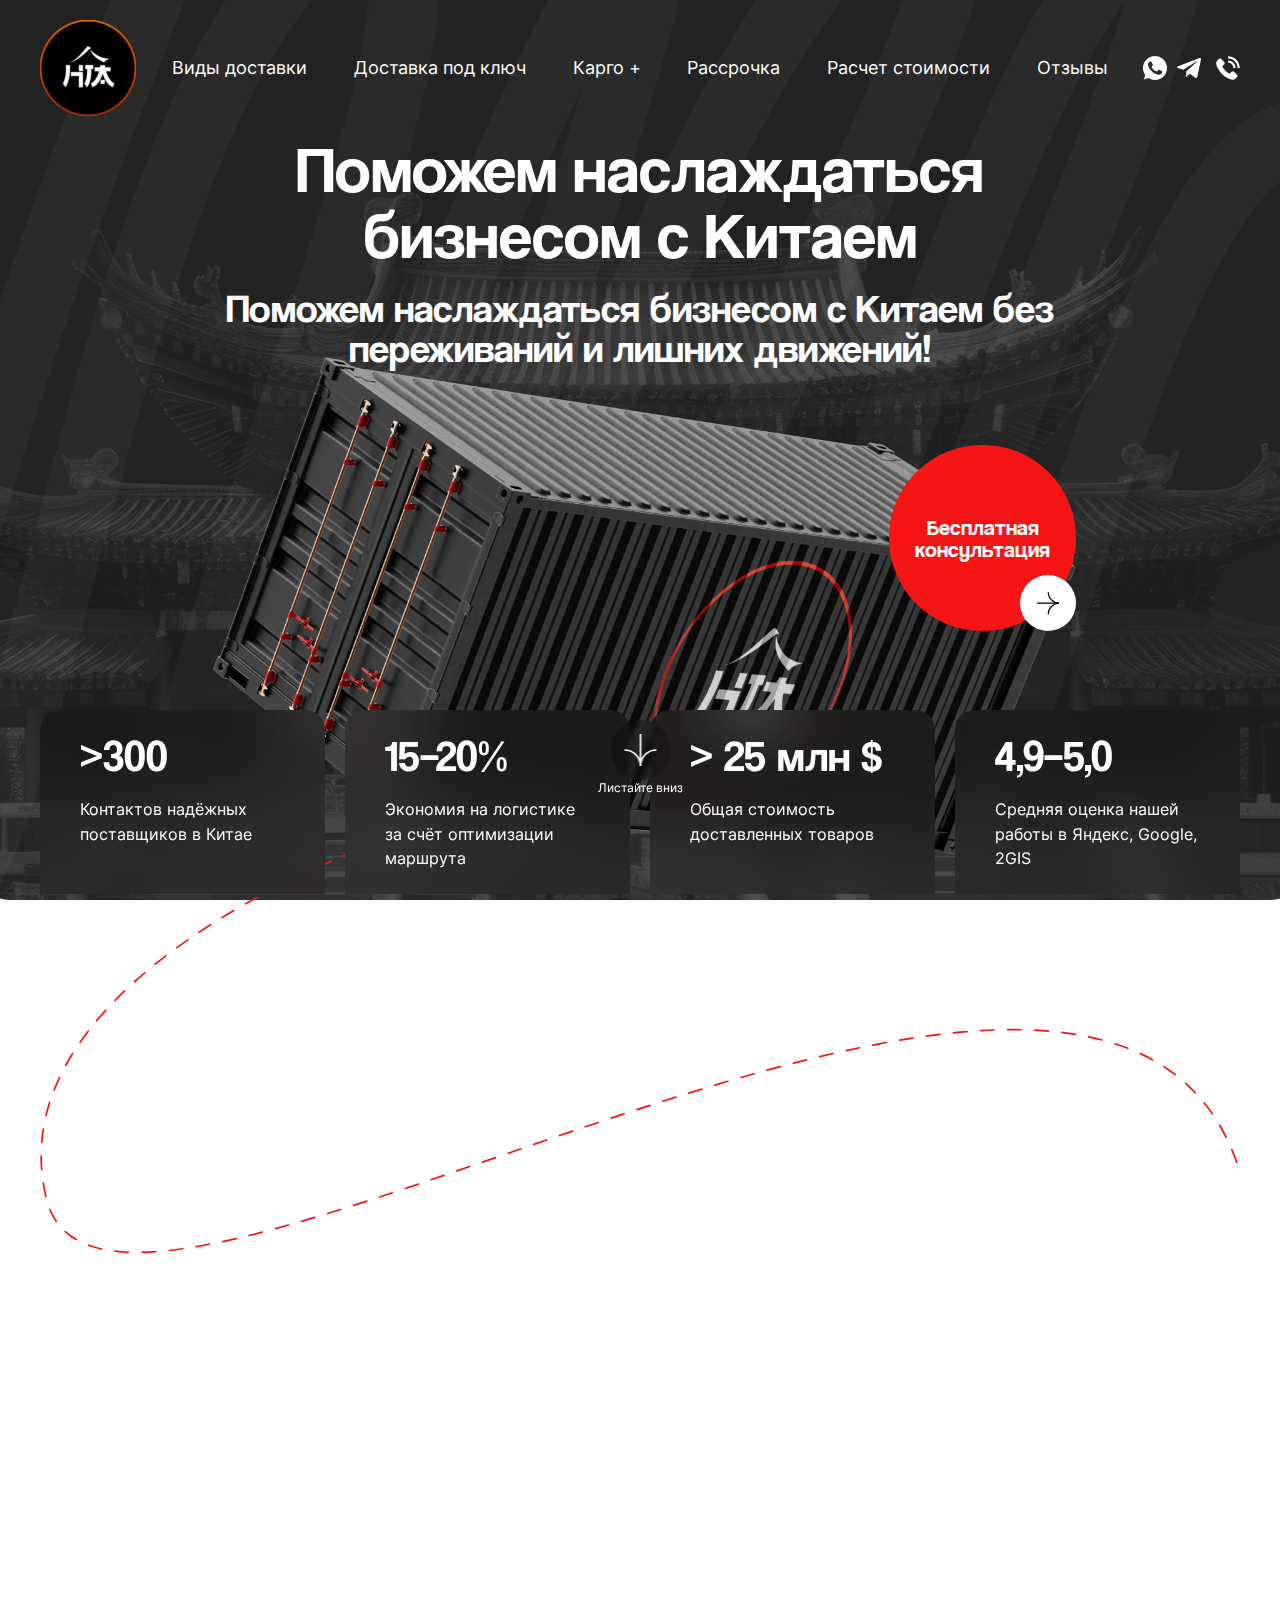
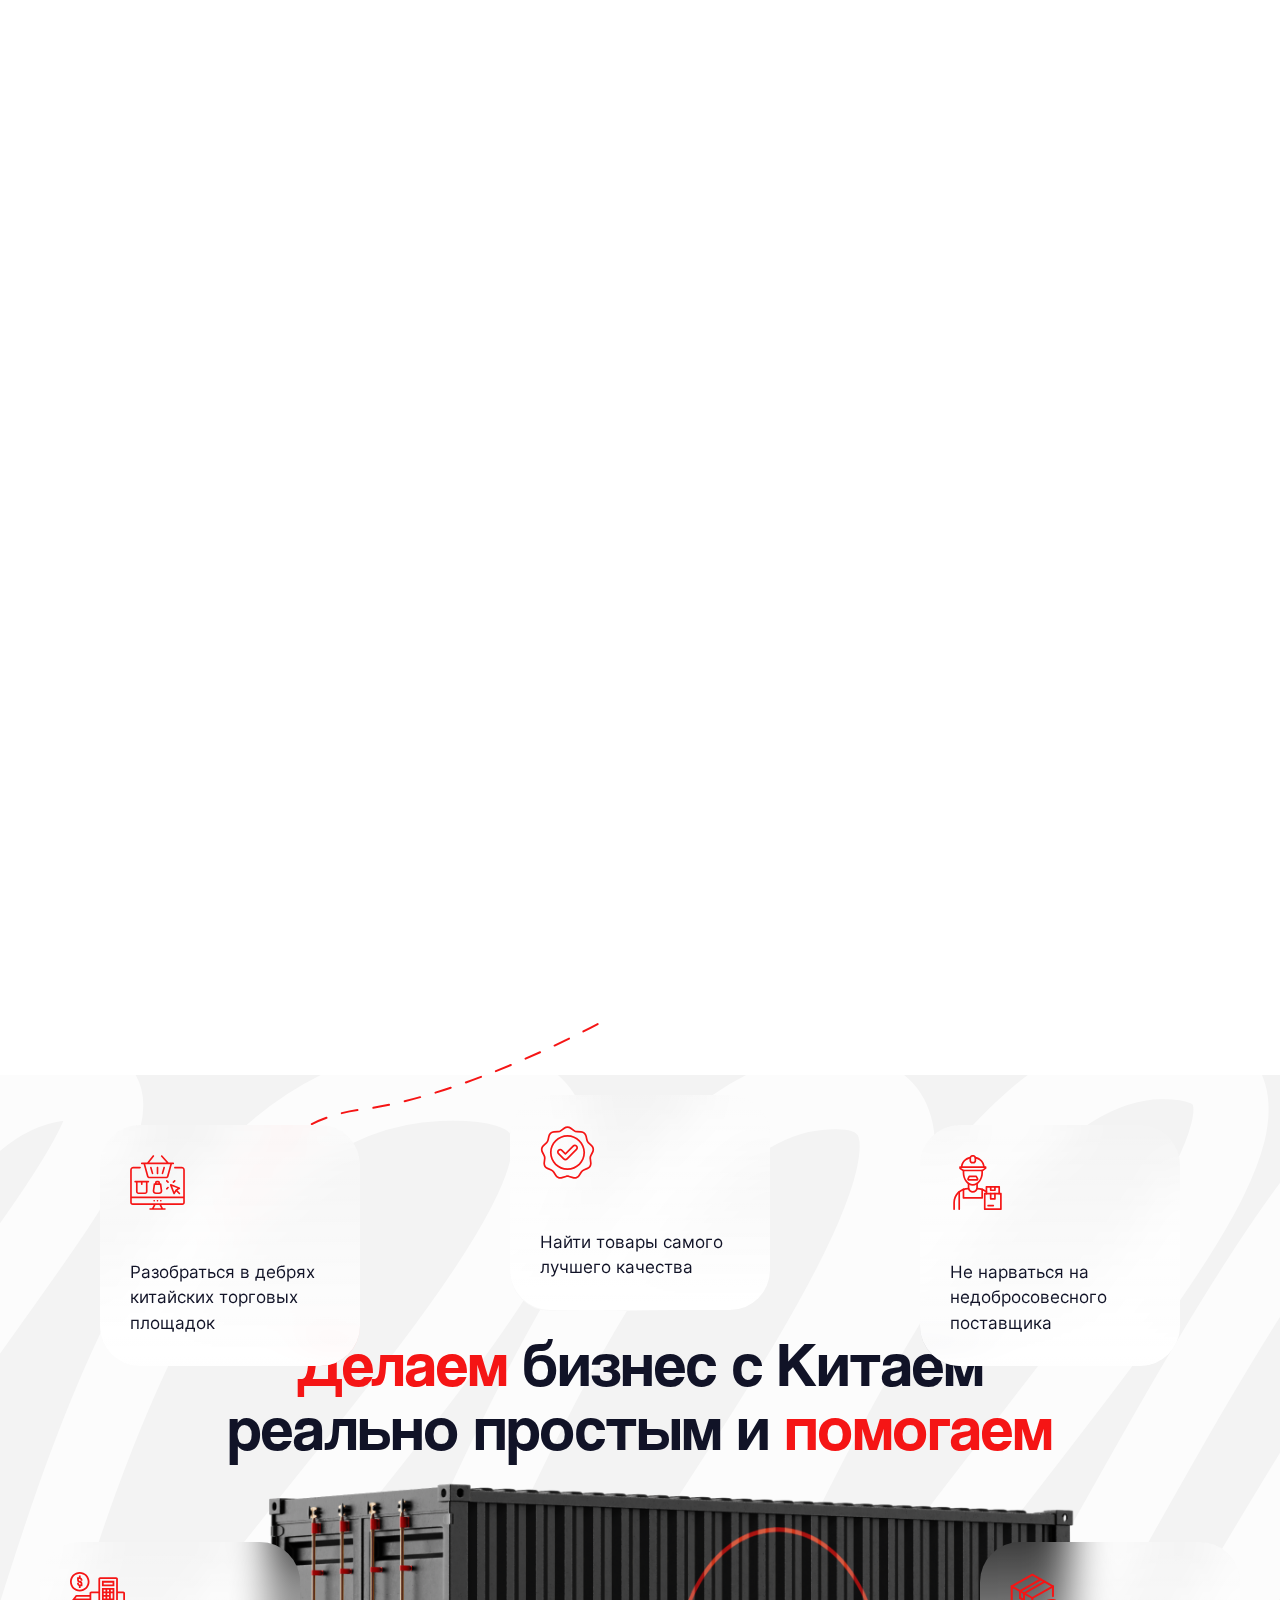
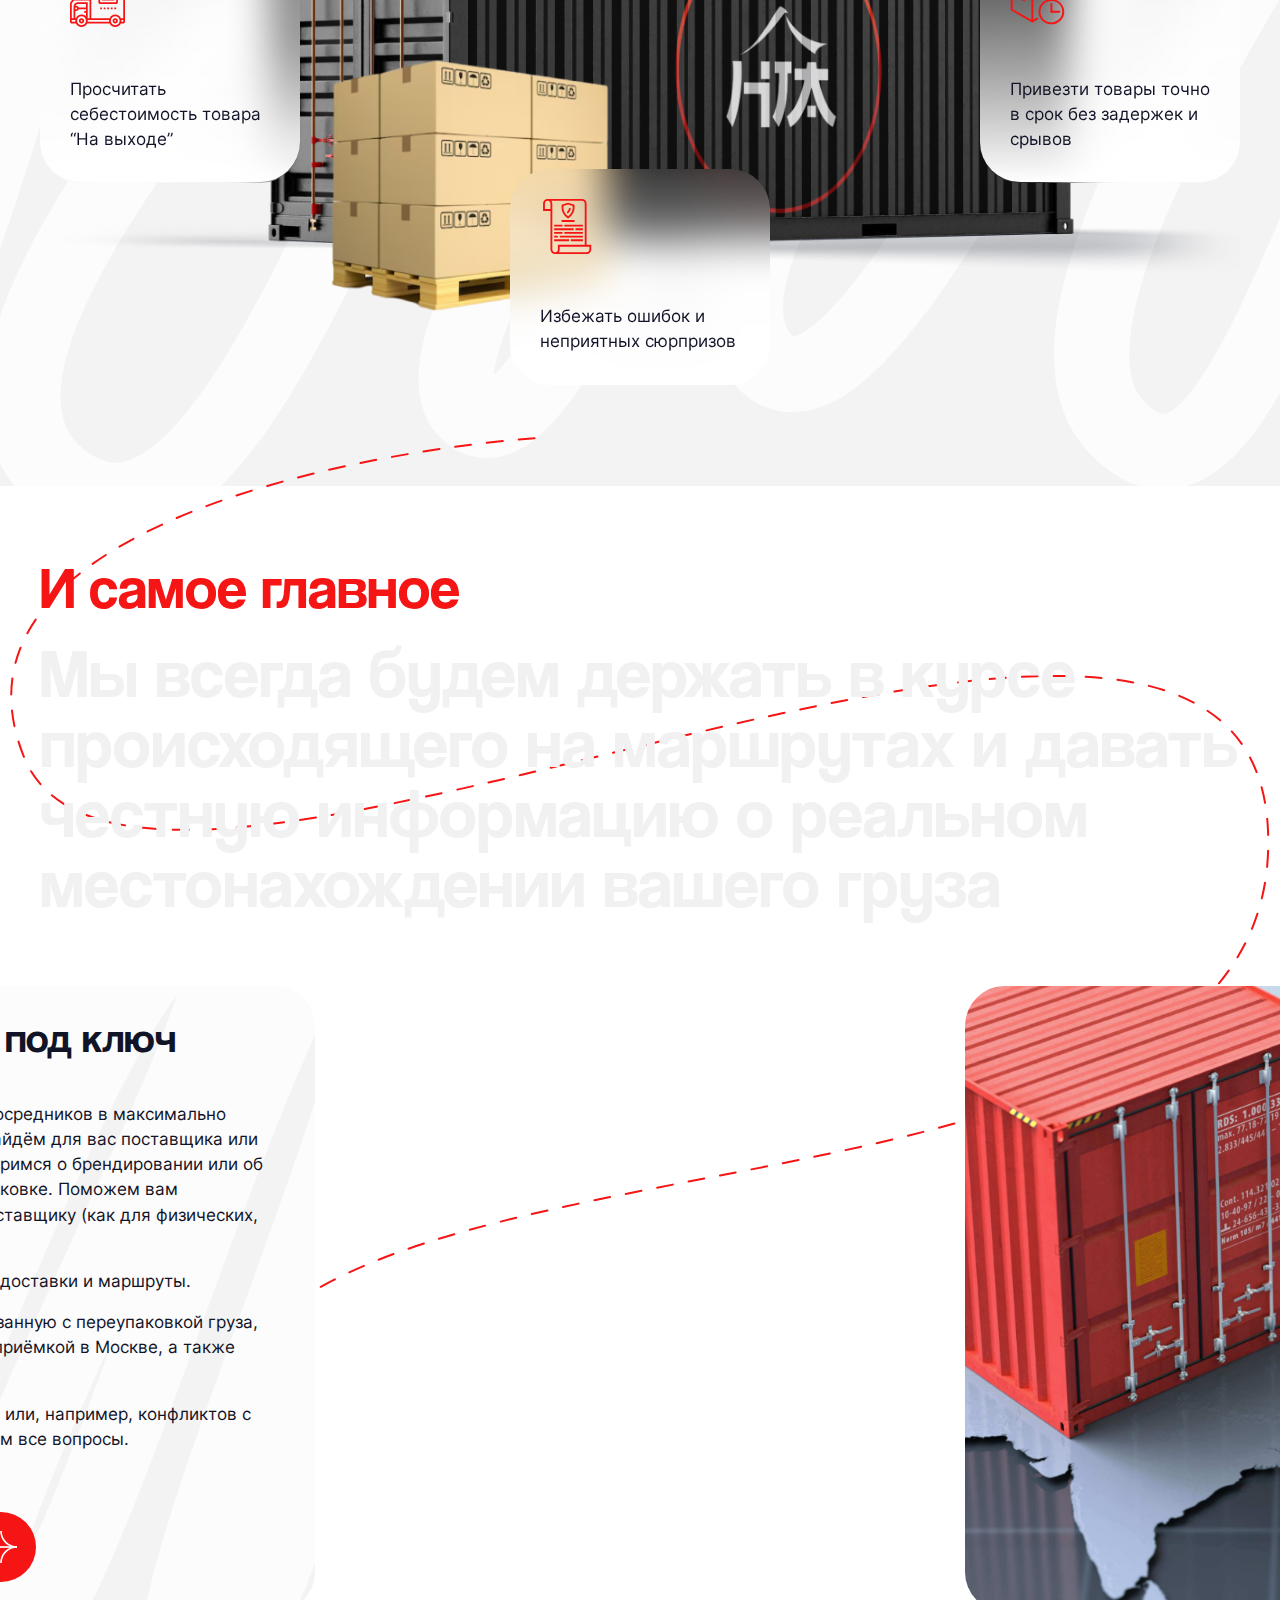
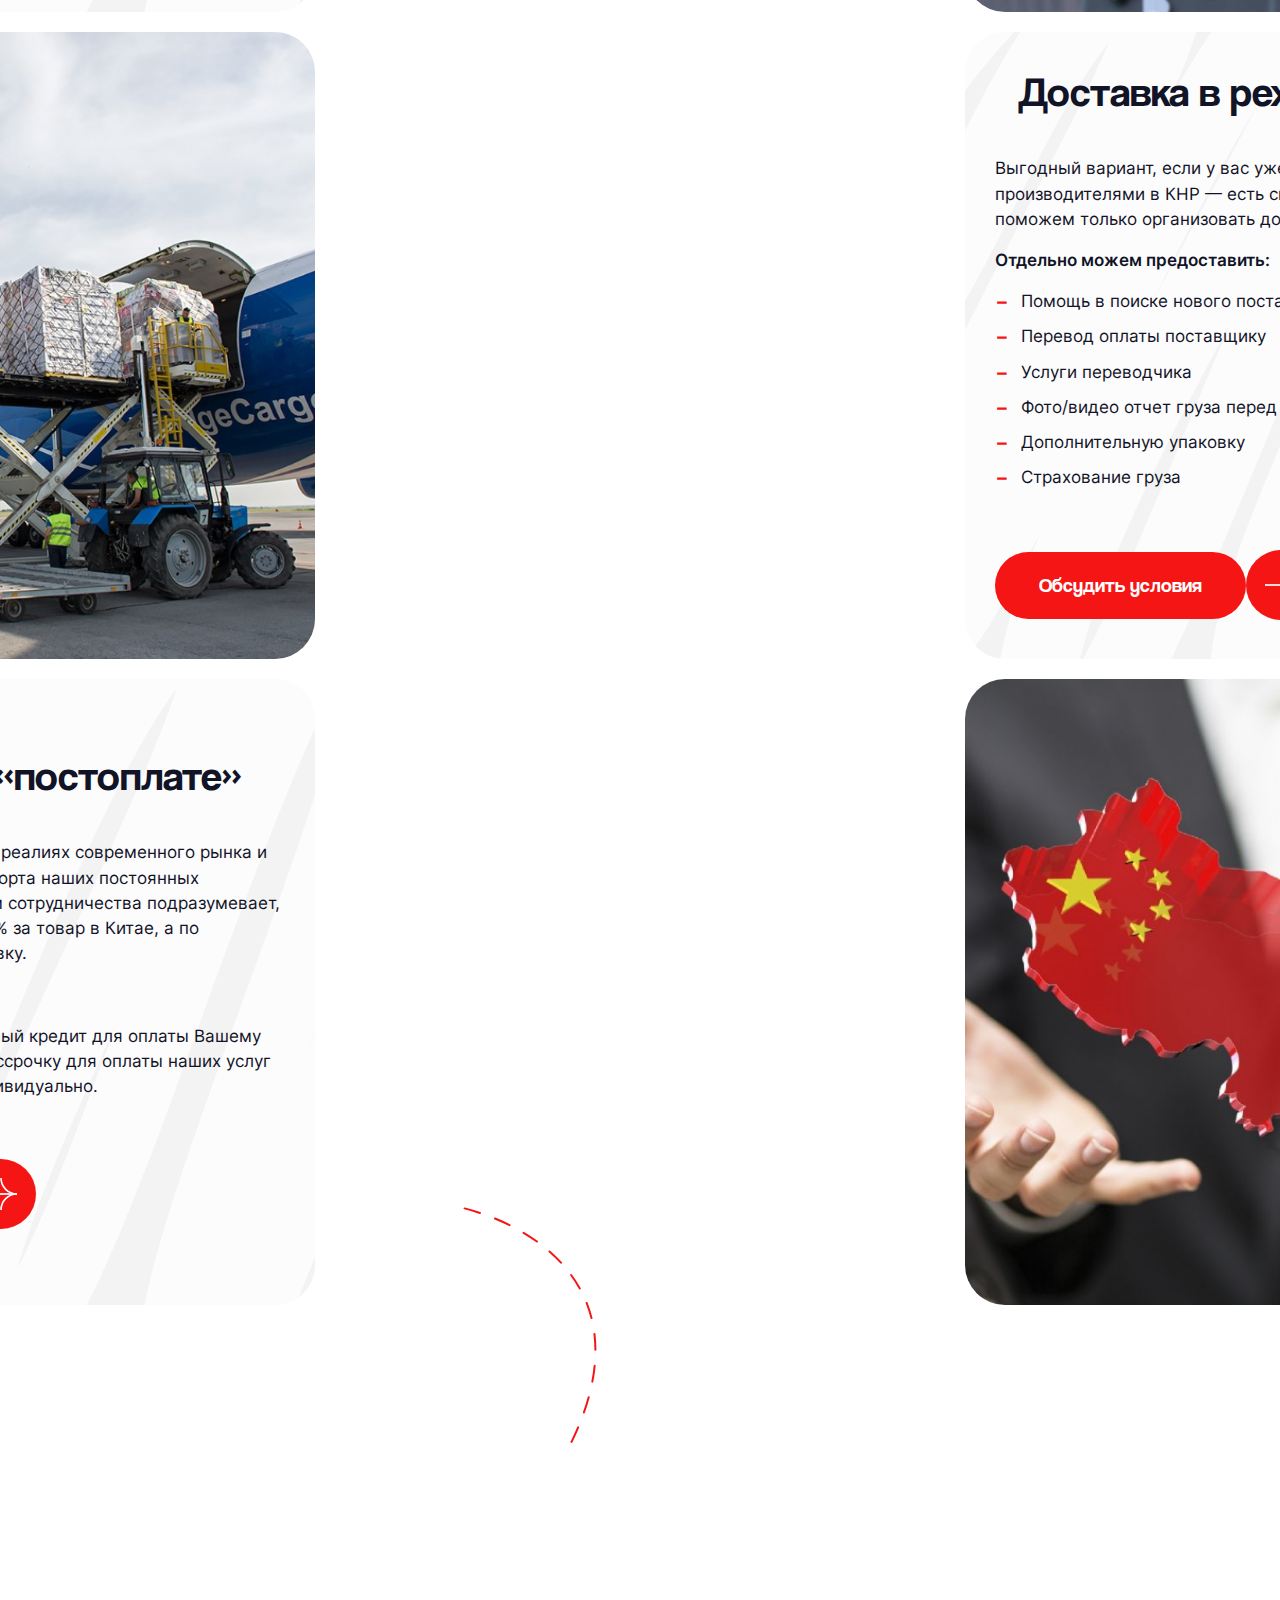
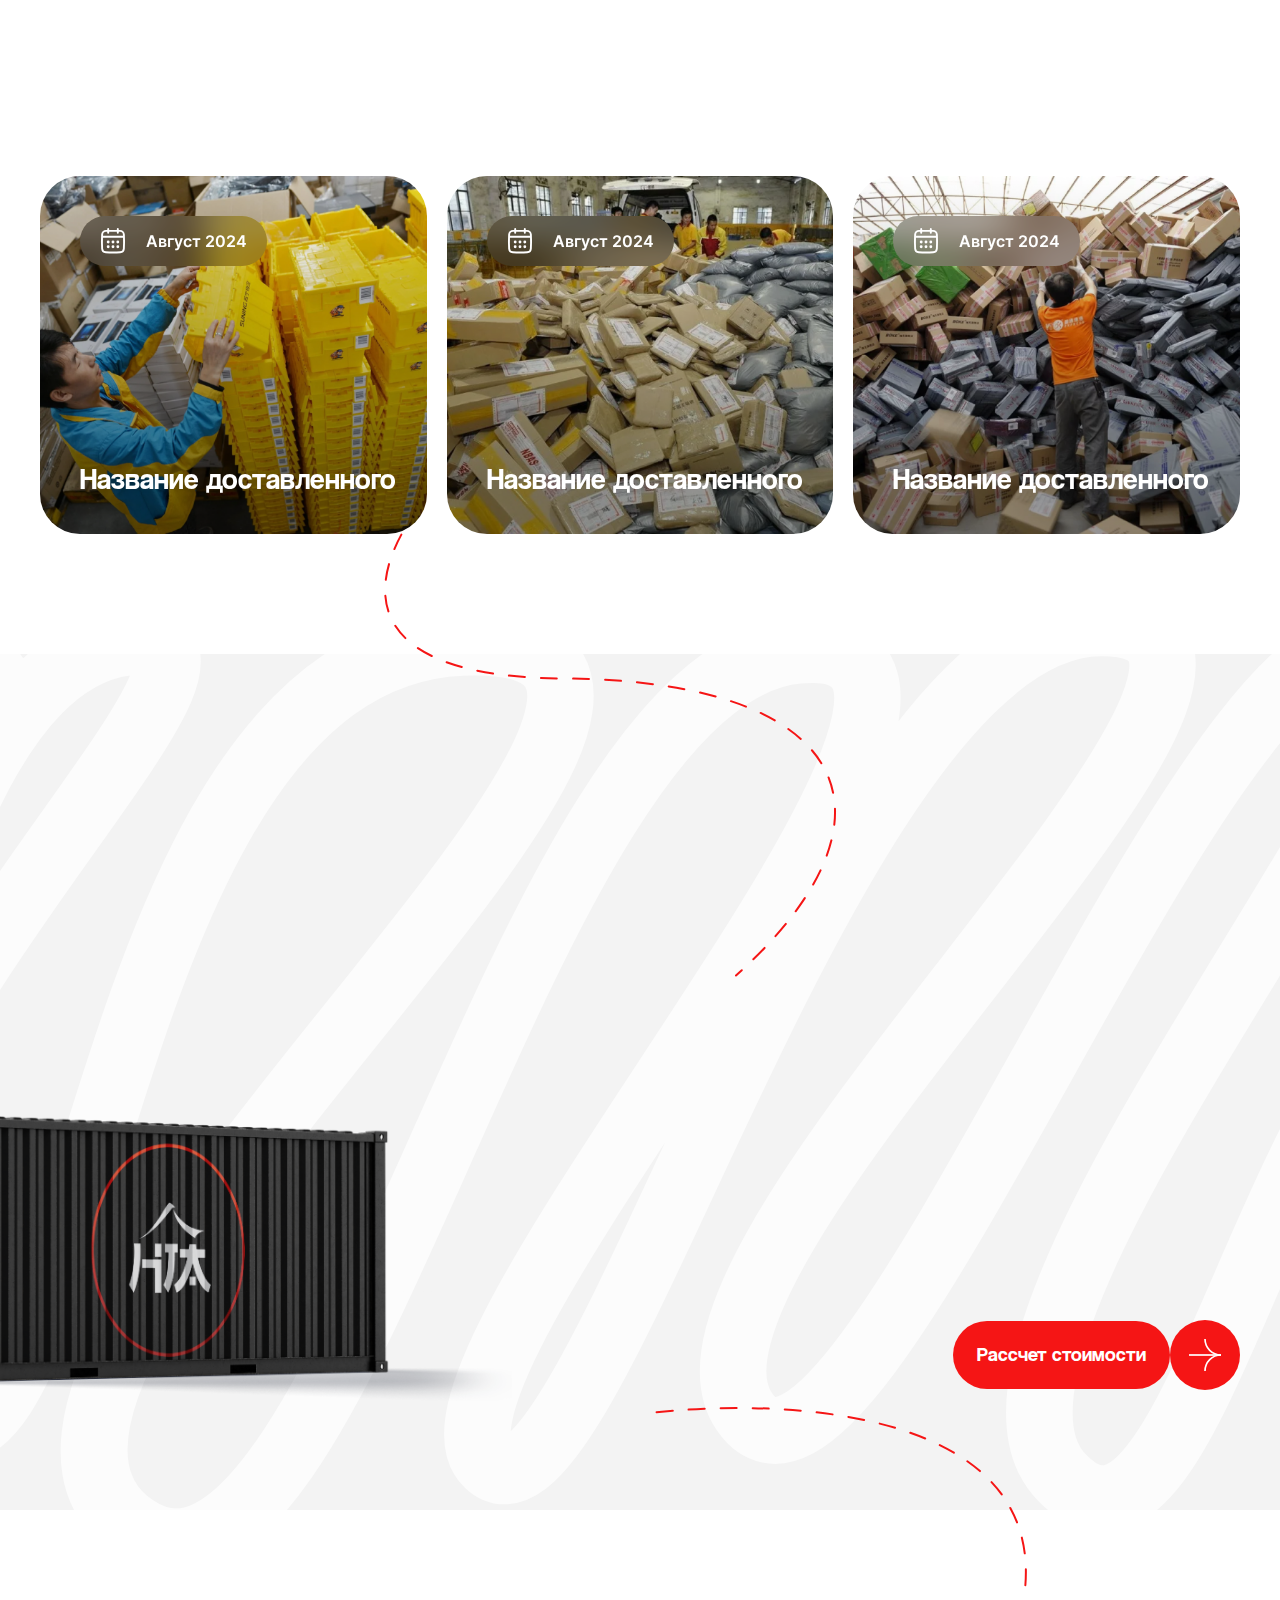
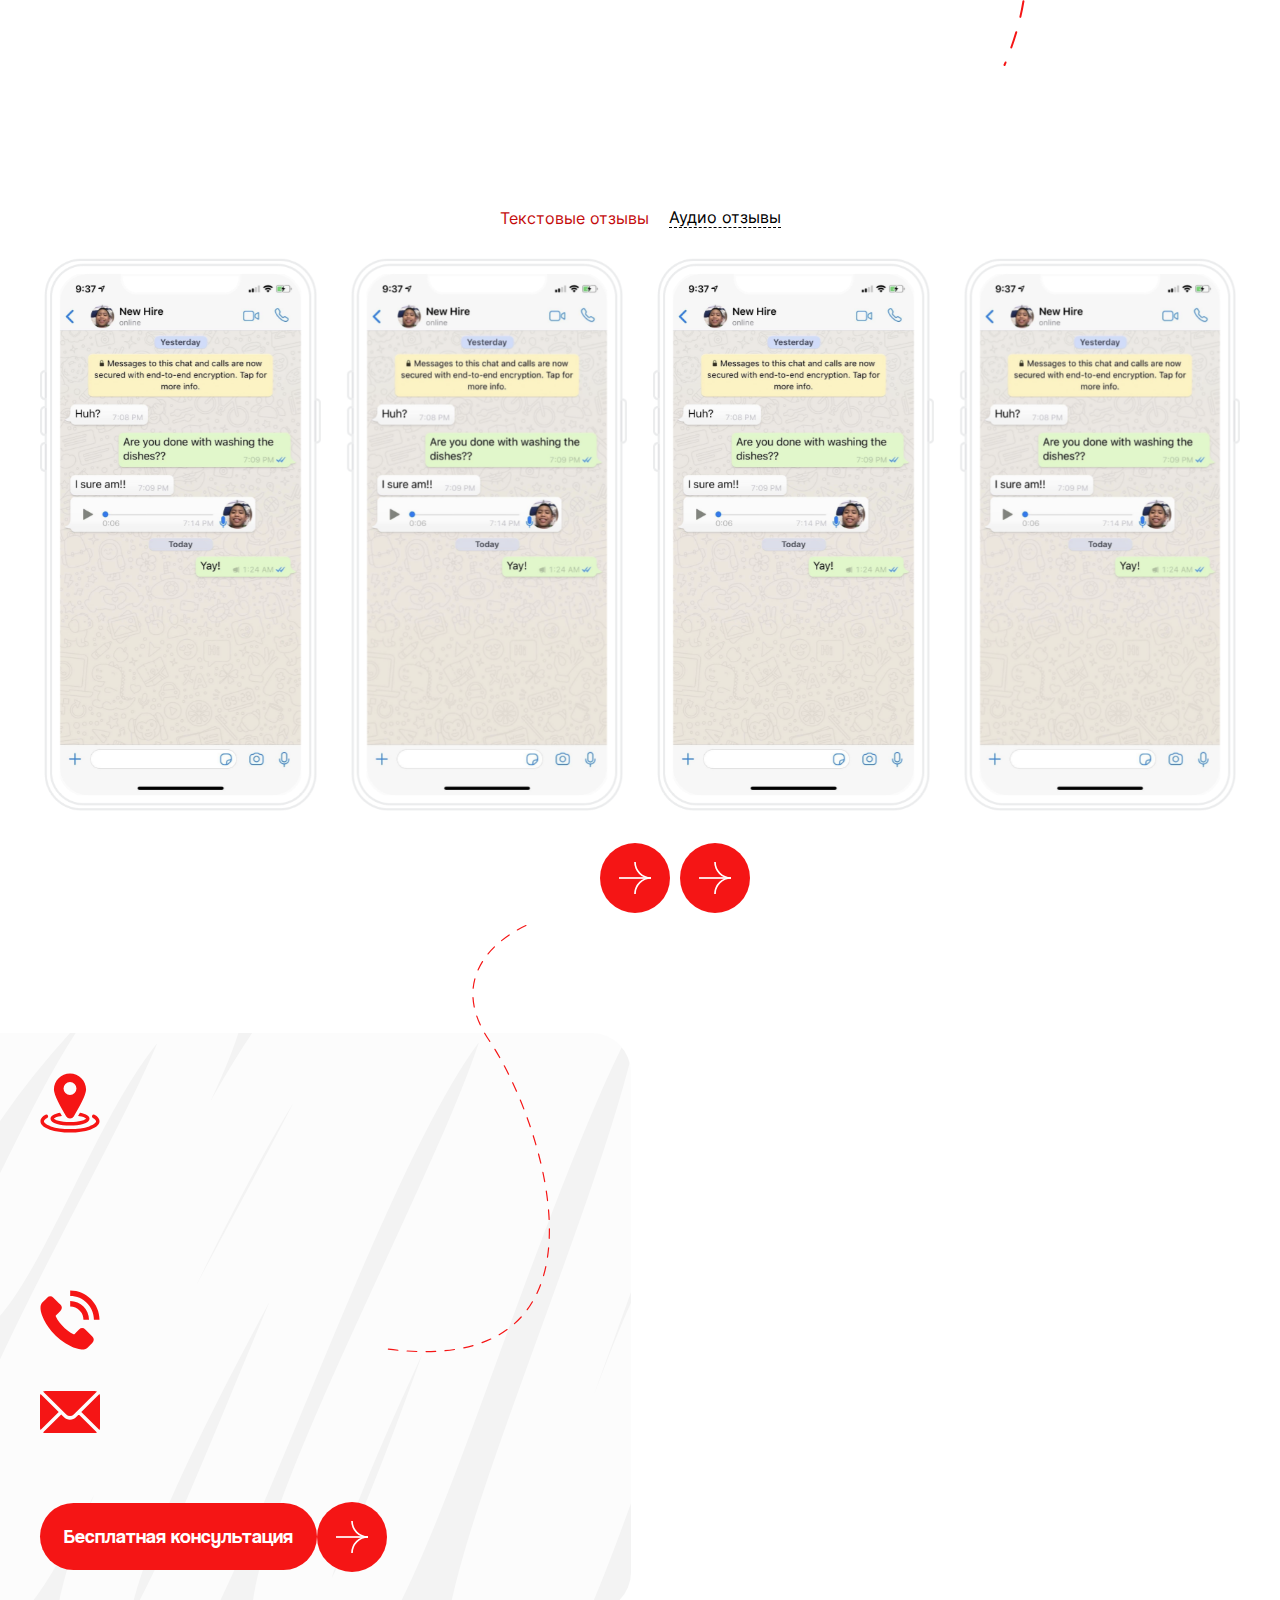
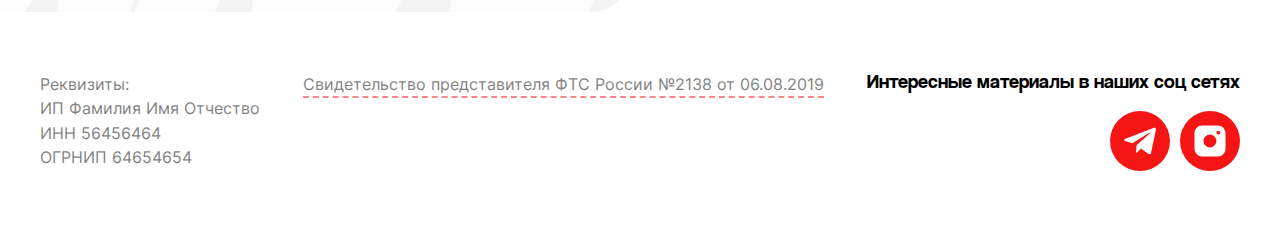
<file: index.html>
<!DOCTYPE html>
<html lang="ru">

<head>
   <meta charset="UTF-8">
   <meta http-equiv="X-UA-Compatible" content="IE=edge">
   <meta name="viewport" content="width=device-width, initial-scale=1.0">
   <link rel="apple-touch-icon" sizes="180x180" href="apple-touch-icon.png">
   <link rel="icon" type="image/png" sizes="32x32" href="favicon-32x32.png">
   <link rel="icon" type="image/png" sizes="16x16" href="favicon-16x16.png">
   <link rel="icon" type="image/ico" href="favicon.ico">
   <meta name="msapplication-TileColor" content="#f3f3f3">
   <meta name="theme-color" content="#f3f3f3">
   <meta name="description" content="">
   <link rel="stylesheet" href="css/swiper-bundle.min.css">
   <link rel="stylesheet" href="css/style.css">
   <title>Главная</title>
</head>

<body>
   <div class="wrapper">
      <header class="header">
         <div class="header__body container">
            <div class="header__logo element-animation">
               <a href="" class="header__logo-link">
                  <img src="img/logo.svg" alt="Logo">
               </a>
            </div>
            <div class="header__menu menu">
               <div class="menu__icon element-animation">
                  <span></span>
               </div>
               <nav class="menu__body">
                  <ul class="menu__list">
                     <li class="element-animation"><a href="#delivery-methods" class="menu__link">
                           <svg class="menu__link-arrow">
                              <use xlink:href="img/icons/icons.svg#arrow"></use>
                           </svg>
                           <span>Виды доставки</span></a></li>
                     <li class="element-animation"><a href="#delivery-full" class="menu__link">
                           <svg class="menu__link-arrow">
                              <use xlink:href="img/icons/icons.svg#arrow"></use>
                           </svg>
                           <span>Доставка под ключ</span></a></li>
                     <li class="element-animation"><a href="#delivery-cargo" class="menu__link">
                           <svg class="menu__link-arrow">
                              <use xlink:href="img/icons/icons.svg#arrow"></use>
                           </svg>
                           <span>Карго +</span></a></li>
                     <li class="element-animation"><a href="#postpaid" class="menu__link">
                           <svg class="menu__link-arrow">
                              <use xlink:href="img/icons/icons.svg#arrow"></use>
                           </svg>
                           <span>Рассрочка</span></a></li>
                     <li class="element-animation"><a href="#calculation" class="menu__link">
                           <svg class="menu__link-arrow">
                              <use xlink:href="img/icons/icons.svg#arrow"></use>
                           </svg>
                           <span>Расчет стоимости</span></a></li>
                     <li class="element-animation"><a href="#testimonials" class="menu__link">
                           <svg class="menu__link-arrow">
                              <use xlink:href="img/icons/icons.svg#arrow"></use>
                           </svg>
                           <span>Отзывы</span></a></li>
                  </ul>
               </nav>
            </div>
            <div class="header__contacts">
               <div class="header__socials">
                  <a href="" class="header__contact element-animation">
                     <svg>
                        <use xlink:href="img/icons/icons.svg#whatsapp"></use>
                     </svg>
                  </a>
                  <a href="" class="header__contact element-animation">
                     <svg>
                        <use xlink:href="img/icons/icons.svg#telegram"></use>
                     </svg>
                  </a>
               </div>
               <a href="tel:+74991123446" class="header__telephone element-animation">
                  <svg>
                     <use xlink:href="img/icons/icons.svg#telephone"></use>
                  </svg>
                  <span>+7 (499) 112 34 46</span>
               </a>
            </div>
         </div>
      </header>
      <main>
         <!-- Прелоадер -->
         <div class="preloader">
            <div class="preload__item">
               <div class="preloader__bg">
                  <div class="preloader__img">
                     <img src="img/preload.png" alt="Preload logo">
                  </div>
               </div>
               <p>LOADING</p>
            </div>
         </div>
         <!--  -->
         <!-- Главная -->
         <section class="home">
            <div class="home__body container">
               <h1 class="home__title element-animation">Поможем наслаждаться бизнесом с Китаем</h1>
               <h2 class="home__subtitle element-animation">Поможем наслаждаться бизнесом с Китаем без переживаний и
                  лишних движений!</h2>
               <div class="home__image container-img">
                  <img src="img/container.png" class="animated-image" alt="Container">
                  <div class="home__circle element-animation open-callback">
                     Бесплатная <br> консультация
                     <button class="home__circle-icon element-animation open-callback">
                        <svg>
                           <use xlink:href="img/icons/icons.svg#arrow"></use>
                        </svg>
                     </button>
                  </div>
               </div>
               <div class="home__advantages">
                  <div class="home__advantages-item element-animation">
                     <div class="home__advantages-name">>300</div>
                     <div class="home__advantages-text">
                        Контактов надёжных поставщиков в Китае
                     </div>
                  </div>
                  <div class="home__advantages-item element-animation">
                     <div class="home__advantages-name">15–20%</div>
                     <div class="home__advantages-text">
                        Экономия на логистике за счёт оптимизации маршрута
                     </div>
                  </div>
                  <div class="home__advantages-item element-animation">
                     <div class="home__advantages-name">> 25 млн $</div>
                     <div class="home__advantages-text">
                        Общая стоимость доставленных товаров
                     </div>
                  </div>
                  <div class="home__advantages-item element-animation">
                     <div class="home__advantages-name">4,9–5,0</div>
                     <div class="home__advantages-text">
                        Средняя оценка нашей работы в Яндекс, Google, 2GIS
                     </div>
                  </div>
               </div>
               <a href="#delivery-methods" class="home-go">
                  <div class="home-go-icon">
                     <svg>
                        <use xlink:href="img/icons/icons.svg#arrow"></use>
                     </svg>
                  </div>
                  <span>Листайте вниз</span>
               </a>
            </div>
         </section>
         <!--  -->
         <!-- Услуги -->
         <section class="services" id="delivery-methods">
            <div class="services__body container">
               <h2 class="services__title title element-animation">
                  Ничего лишнего<br>
                  <span class="element-animation">Выгодно и быстро</span>
               </h2>
               <div class="services__items">
                  <div class="services__item service element-animation">
                     <div class="service__icon">
                        <img src="img/auto.svg" alt="auto">
                     </div>
                     <div class="service__text">
                        <p class="service__name">Авиаперевозки</p>
                        <p class="service__description">
                           Два варианта экспресс-доставки с гарантией соблюдения сроков
                        </p>
                        <div class="service__info">
                           <p class="service__info-item">
                              <svg>
                                 <use xlink:href="img/icons/icons.svg#kg"></use>
                              </svg>
                              <span>от 10Кг</span>
                           </p>
                           <p class="service__info-item">
                              <svg>
                                 <use xlink:href="img/icons/icons.svg#calendar"></use>
                              </svg>
                              <span>3–12 дней</span>
                           </p>
                        </div>
                        <div class="service__links">
                           <div class="service__routes">
                              <a class="service__routes-link">
                                 <svg>
                                    <use xlink:href="img/icons/icons.svg#location"></use>
                                 </svg>
                                 <span>Маршруты</span>
                              </a>
                           </div>
                           <div class="service__calc">
                              <button class="service__calc-link link open-callback">
                                 Рассчет стоимости
                              </button>
                              <button class="service__calc-link-icon open-callback">
                                 <svg>
                                    <use xlink:href="img/icons/icons.svg#arrow"></use>
                                 </svg>
                              </button>
                           </div>
                        </div>
                     </div>
                  </div>
                  <div class="services__item service element-animation">
                     <div class="service__icon">
                        <img src="img/air.svg" alt="auto">
                     </div>
                     <div class="service__text">
                        <p class="service__description">
                           Шесть маршрутов с разным уровнем стабильности и сроками доставки
                        </p>
                        <div class="service__info">
                           <p class="service__info-item">
                              <svg>
                                 <use xlink:href="img/icons/icons.svg#kg"></use>
                              </svg>
                              <span>от 10Кг</span>
                           </p>
                           <p class="service__info-item">
                              <svg>
                                 <use xlink:href="img/icons/icons.svg#calendar"></use>
                              </svg>
                              <span>3–12 дней</span>
                           </p>
                        </div>
                        <div class="service__links">
                           <div class="service__routes">
                              <a class="service__routes-link">
                                 <svg>
                                    <use xlink:href="img/icons/icons.svg#location"></use>
                                 </svg>
                                 <span>Маршруты</span>
                              </a>
                           </div>
                           <div class="service__calc">
                              <button class="service__calc-link link open-callback">
                                 Рассчет стоимости
                              </button>
                              <button class="service__calc-link-icon open-callback">
                                 <svg>
                                    <use xlink:href="img/icons/icons.svg#arrow"></use>
                                 </svg>
                              </button>
                           </div>
                        </div>
                     </div>
                  </div>
                  <div class="services__item service element-animation">
                     <div class="service__icon">
                        <img src="img/train.svg" alt="auto">
                     </div>
                     <div class="service__text">
                        <p class="service__description">
                           Доставка по наиболее выгодным тарифам с постоянным отслуживанием
                        </p>
                        <div class="service__info">
                           <p class="service__info-item">
                              <svg>
                                 <use xlink:href="img/icons/icons.svg#kg"></use>
                              </svg>
                              <span>от 10Кг</span>
                           </p>
                           <p class="service__info-item">
                              <svg>
                                 <use xlink:href="img/icons/icons.svg#calendar"></use>
                              </svg>
                              <span>3–12 дней</span>
                           </p>
                        </div>
                        <div class="service__links">
                           <div class="service__routes">
                              <a class="service__routes-link">
                                 <svg>
                                    <use xlink:href="img/icons/icons.svg#location"></use>
                                 </svg>
                                 <span>Маршруты</span>
                              </a>
                           </div>
                           <div class="service__calc">
                              <button class="service__calc-link link open-callback">
                                 Рассчет стоимости
                              </button>
                              <button class="service__calc-link-icon open-callback">
                                 <svg>
                                    <use xlink:href="img/icons/icons.svg#arrow"></use>
                                 </svg>
                              </button>
                           </div>
                        </div>
                     </div>
                  </div>
               </div>
               <div class="decore-arrow-1 parallax-container">
                  <svg width="1413" height="512" viewBox="0 0 1413 512" class="parallax-line" fill="none"
                     xmlns="http://www.w3.org/2000/svg">
                     <path class="line"
                        d="M477.5 1C297.333 53.6667 -48.9 216.7 7.49999 447.5C78 736 1249 -84 1411.5 411.5"
                        stroke="#F51515" stroke-width="2" stroke-linecap="round" stroke-dasharray="16 16" />
                  </svg>
               </div>
               <div class="decore-arrow-2 parallax-container">
                  <svg width="381" height="210" viewBox="0 0 381 210" fill="none" class="parallax-line"
                     xmlns="http://www.w3.org/2000/svg">
                     <path class="line" d="M379.5 1.5C332.333 28 216.3 83.7 129.5 94.5C42.7 105.3 8 175 1.5 208.5"
                        stroke="#F51515" stroke-width="2" stroke-linecap="round" stroke-dasharray="16 16" />
                  </svg>

               </div>
            </div>
         </section>
         <!--  -->
         <!-- Преимущества -->
         <section class="benefits">
            <div class="benefits__body container">
               <h2 class="benefits__title">
                  <span>Делаем</span> бизнес с Китаем <br> реально простым и <span>помогаем</span>
               </h2>
               <div class="benefits__image">
                  <img src="img/benefits-img.png" alt="container">
               </div>

               <div class="benefits__cards">
                  <div class="benefit benefit-1 element-animation">
                     <div class="benefit__icon">
                        <img src="img/icons/benefits-1.svg" alt="Преимущество">
                     </div>
                     <p class="benefit__text">
                        Разобраться в дебрях китайских торговых площадок
                     </p>
                  </div>
                  <div class="benefit benefit-2 element-animation">
                     <div class="benefit__icon">
                        <img src="img/icons/benefits-2.svg" alt="Преимущество">
                     </div>
                     <p class="benefit__text">
                        Найти товары самого лучшего качества
                     </p>
                  </div>
                  <div class="benefit benefit-3 element-animation">
                     <div class="benefit__icon">
                        <img src="img/icons/benefits-3.svg" alt="Преимущество">
                     </div>
                     <p class="benefit__text">
                        Не нарваться на недобросовесного поставщика
                     </p>
                  </div>
                  <div class="benefit benefit-4 element-animation">
                     <div class="benefit__icon">
                        <img src="img/icons/benefits-4.svg" alt="Преимущество">
                     </div>
                     <p class="benefit__text">
                        Просчитать себестоимость товара “На выходе”
                     </p>
                  </div>
                  <div class="benefit benefit-5 element-animation">
                     <div class="benefit__icon">
                        <img src="img/icons/benefits-5.svg" alt="Преимущество">
                     </div>
                     <p class="benefit__text">
                        Избежать ошибок и неприятных сюрпризов
                     </p>
                  </div>
                  <div class="benefit benefit-6 element-animation">
                     <div class="benefit__icon">
                        <img src="img/icons/benefits-6.svg" alt="Преимущество">
                     </div>
                     <p class="benefit__text">
                        Привезти товары точно в срок без задержек и срывов
                     </p>
                  </div>
               </div>
            </div>
         </section>

         <!-- Текстовый блок -->
         <section class="simple">
            <div class="simple__body container">
               <p>И самое главное</p>
               <div class="simple__title scroll-text">
                  Мы всегда будем держать в курсе происходящего на маршрутах и давать честную информацию о реальном
                  местонахождении вашего груза
               </div>
            </div>
            <div class="decore-arrow-3 parallax-container">
               <svg width="1260" height="966" viewBox="0 0 1260 966" fill="none" class="parallax-line"
                  xmlns="http://www.w3.org/2000/svg">
                  <path class="line"
                     d="M540.5 1C327.667 15.3333 -75.6 99.4 14 321C126 598 1239.5 -35.5 1258 394.5C1276.5 824.5 298.5 661 206.5 965"
                     stroke="#F51515" stroke-width="2" stroke-linecap="round" stroke-dasharray="16 16" />
               </svg>
            </div>
            <div class="pekin">
               <span></span>
               <p>Пекин</p>
            </div>
            <div class="moscow">
               <span></span>
               <p>Москва</p>
            </div>
         </section>
         <!--  -->

         <!-- Услуги подробнее -->
         <div class="about">
            <div class="about__body">
               <div class="about__block about__block-text element-animation" id="delivery-full">
                  <div class="about__name">Доставка под ключ</div>
                  <div class="about__description">
                     <p>
                        Позволяет начать работать без посредников в максимально комфортном режиме. Мы сами найдём для
                        вас поставщика или товар
                        по Вашему запросу, договоримся о брендировании или об отправке в вашей фирменной упаковке.
                        Поможем вам организовать
                        перевод оплаты поставщику (как для физических, так и для юридических лиц).
                     </p>
                     <p>Предложим вам разные способы доставки и маршруты.</p>
                     <p>
                        Возьмём на себя всю рутину, связанную с переупаковкой груза, его таможенным оформлением,
                        приёмкой в Москве, а также
                        доставку до вашего адреса.
                     </p>
                     <p>В случае ситуаций «форс-мажор» или, например, конфликтов с поставщиками, полностью решаем все
                        вопросы.</p>
                  </div>
                  <div class="about__links">
                     <button class="about__link link open-callback">Обсудить условия</button>
                     <button class="about__link-icon open-callback">
                        <svg>
                           <use xlink:href="img/icons/icons.svg#arrow"></use>
                        </svg>
                     </button>
                  </div>
               </div>
               <div class="about__block about__block-image element-animation">
                  <img src="img/delivery-1.png" alt="доставка">
               </div>
               <div class="about__block about__block-image element-animation">
                  <img src="img/delivery-2.png" alt="доставка">
               </div>
               <div class="about__block about__block-text element-animation" id="delivery-cargo">
                  <div class="about__name">Доставка в режиме «Карго+»</div>
                  <div class="about__description">
                     <p>
                        Выгодный вариант, если у вас уже есть большой опыт работы с производителями в КНР — есть свой
                        поставщик,
                        тогда мы поможем только организовать доставку заказа до вашего адреса.
                     </p>
                     <p><b>Отдельно можем предоставить:</b></p>
                     <ul>
                        <li>Помощь в поиске нового поставщика</li>
                        <li> Перевод оплаты поставщику</li>
                        <li>Услуги переводчика</li>
                        <li>Фото/видео отчет груза перед отправкой</li>
                        <li>Дополнительную упаковку</li>
                        <li> Страхование груза</li>
                     </ul>
                  </div>
                  <div class="about__links">
                     <button class="about__link link open-callback">Обсудить условия</button>
                     <button class="about__link-icon open-callback">
                        <svg>
                           <use xlink:href="img/icons/icons.svg#arrow"></use>
                        </svg>
                     </button>
                  </div>
               </div>
               <div class="about__block about__block-text element-animation" id="postpaid">
                  <div class="about__name">Доставка по «постоплате»</div>
                  <div class="about__description">
                     <p>
                        Понимаем особенности работы в реалиях современного рынка и делаем все возможное для комфорта
                        наших постоянных клиентов.
                        Стандартный механизм сотрудничества подразумевает, что вы сначала оплачиваете 100% за товар в
                        Китае, а по прибытии
                        груза — 100% за доставку.
                     </p>
                     <p>Но!</p>
                     <p>
                        Мы можем обсудить беспроцентный кредит для оплаты Вашему поставщику за товар, а также рассрочку
                        для оплаты наших услуг —
                        все условия обсуждаются индивидуально.
                     </p>
                  </div>
                  <div class="about__links">
                     <button class="about__link link open-callback">Обсудить условия</button>
                     <button class="about__link-icon open-callback">
                        <svg>
                           <use xlink:href="img/icons/icons.svg#arrow"></use>
                        </svg>
                     </button>
                  </div>
               </div>
               <div class="about__block about__block-image element-animation">
                  <img src="img/delivery-3.png" alt="доставка">
               </div>
               <div class="decore-arrow-4 parallax-container">
                  <svg width="149" height="247" viewBox="0 0 149 247" fill="none" xmlns="http://www.w3.org/2000/svg">
                     <path class="line" d="M1 1C75.8333 14.3333 204.3 82 119.5 246" stroke="#F51515" stroke-width="2"
                        stroke-linecap="round" stroke-dasharray="16 16" />
                  </svg>
               </div>
            </div>
         </div>
         <!--  -->
         <!-- Документы -->
         <section class="document">
            <div class="document__body container">
               <h2 class="document__title title element-animation">
                  От товаров для личного использования
                  <span class="element-animation">до крупногабаритного оборудования</span>
               </h2>
               <div class="document__subtitle element-animation">
                  <p>Можем предоставить полный пакет документов</p>
                  <div class="document__slider-buttons">
                     <div class="document__slider-prev prev-slide element-animation">
                        <svg>
                           <use xlink:href="img/icons/icons.svg#arrow"></use>
                        </svg>
                     </div>
                     <div class="document__slider-next next-slide element-animation">
                        <svg>
                           <use xlink:href="img/icons/icons.svg#arrow"></use>
                        </svg>
                     </div>
                  </div>
               </div>
               <div class="document__slider swiper">
                  <div class="document__slider-wrapper swiper-wrapper">
                     <div class="document__slide document swiper-slide">
                        <div class="document__image">
                           <img src="img/article-1.png" alt="Art">
                        </div>
                        <div class="document__name">Название доставленного</div>
                        <div class="document__date">
                           <svg>
                              <use xlink:href="img/icons/icons.svg#date"></use>
                           </svg>
                           <span>Август 2024</span>
                        </div>
                     </div>
                     <div class="document__slide document swiper-slide">
                        <div class="document__image">
                           <img src="img/article-2.png" alt="Art">
                        </div>
                        <div class="document__name">Название доставленного</div>
                        <div class="document__date">
                           <svg>
                              <use xlink:href="img/icons/icons.svg#date"></use>
                           </svg>
                           <span>Август 2024</span>
                        </div>
                     </div>
                     <div class="document__slide document swiper-slide">
                        <div class="document__image">
                           <img src="img/article-3.png" alt="Art">
                        </div>
                        <div class="document__name">Название доставленного</div>
                        <div class="document__date">
                           <svg>
                              <use xlink:href="img/icons/icons.svg#date"></use>
                           </svg>
                           <span>Август 2024</span>
                        </div>
                     </div>
                     <div class="document__slide document swiper-slide">
                        <div class="document__image">
                           <img src="img/article-2.png" alt="Art">
                        </div>
                        <div class="document__name">Название доставленного</div>
                        <div class="document__date">
                           <svg>
                              <use xlink:href="img/icons/icons.svg#date"></use>
                           </svg>
                           <span>Август 2024</span>
                        </div>
                     </div>
                     <div class="document__slide document swiper-slide">
                        <div class="document__image">
                           <img src="img/article-3.png" alt="Art">
                        </div>
                        <div class="document__name">Название доставленного</div>
                        <div class="document__date">
                           <svg>
                              <use xlink:href="img/icons/icons.svg#date"></use>
                           </svg>
                           <span>Август 2024</span>
                        </div>
                     </div>
                  </div>
               </div>
            </div>
         </section>
         <!--  -->
         <!-- Блок про цены -->
         <section class="price" id="calculation">
            <div class="price__body container">
               <h3 class="price__title title element-animation">
                  <p>
                     Сразу даем точную цену
                     <span class="element-animation">и не меняем ее</span>
                  </p>
                  <p class="price__subtitle element-animation">
                     При получении груза на нашем складе в Китае, мы высылаем Вам итоговый рассчет стоимости доставки в
                     $. Расчет является
                     итоговым и не подлежит корректировкам на всем периоде движения груза
                  </p>
               </h3>
               <div class="price__types">
                  <div class="price__type element-animation">
                     <div class="price__type-img">
                        <img src="img/subtract1.png" alt="sub">
                     </div>
                     <div class="price__type-name">Авиаперевозки</div>
                     <div class="price__type-check active">
                        <svg>
                           <use xlink:href="img/icons/icons.svg#check"></use>
                        </svg>
                     </div>
                  </div>
                  <div class="price__type element-animation">
                     <div class="price__type-img">
                        <img src="img/subtract2.png" alt="sub">
                     </div>
                     <div class="price__type-name">Автоперевозки</div>
                     <div class="price__type-check">
                        <svg>
                           <use xlink:href="img/icons/icons.svg#check"></use>
                        </svg>
                     </div>
                  </div>
                  <div class="price__type element-animation">
                     <div class="price__type-img">
                        <img src="img/subtract3.png" alt="sub">
                     </div>
                     <div class="price__type-name">ЖД перевозки</div>
                     <div class="price__type-check">
                        <svg>
                           <use xlink:href="img/icons/icons.svg#check"></use>
                        </svg>
                     </div>
                  </div>
               </div>
               <div class="price__buttons">
                  <button class="service__calc-link link open-callback">
                     Рассчет стоимости
                  </button>
                  <button class="service__calc-link-icon open-callback">
                     <svg>
                        <use xlink:href="img/icons/icons.svg#arrow"></use>
                     </svg>
                  </button>
               </div>
               <div class="decore-arrow-5 parallax-container">
                  <svg width="453" height="483" viewBox="0 0 453 483" fill="none" xmlns="http://www.w3.org/2000/svg">
                     <path class="line"
                        d="M45 1.5C-8.50001 61.8333 -56.5 182.9 179.5 184.5C474.5 186.5 524.5 327 352 481.5"
                        stroke="#F51515" stroke-width="2" stroke-linecap="round" stroke-dasharray="16 16" />
                  </svg>

               </div>
               <div class="decore-arrow-6 parallax-container">
                  <svg width="387" height="259" viewBox="0 0 387 259" fill="none" xmlns="http://www.w3.org/2000/svg">
                     <path class="line" d="M1 6.99476C165.667 -13.6719 468.9 7.59476 364.5 257.995" stroke="#F51515"
                        stroke-width="2" stroke-linecap="round" stroke-dasharray="16 16" />
                  </svg>

               </div>
            </div>
         </section>
         <!--  -->
         <!-- Отзывы -->
         <section class="testimonials" id="testimonials">
            <div class="testimonials__body container">
               <h3 class="testimonials__title title element-animation">
                  Отзывы от клиентов
                  <span class="element-animation">можете каждый проверить сами</span>
               </h3>
               <div class="testimonials__tabs">
                  <div class="testimonials__tab active" data-tab="1">Текстовые отзывы</div>
                  <div class="testimonials__tab" data-tab="2">Аудио отзывы</div>
               </div>

               <div class="testimonials__contents">
                  <div class="testimonials__content active" data-content="1">
                     <div class="testimonials__slider swiper">
                        <div class="testimonials__slider-wrapper swiper-wrapper">
                           <div class="testimonials__slide swiper-slide">
                              <img src="img/iphone.png" alt="Testimonial screen">
                           </div>
                           <div class="testimonials__slide swiper-slide">
                              <img src="img/iphone.png" alt="Testimonial screen">
                           </div>
                           <div class="testimonials__slide swiper-slide">
                              <img src="img/iphone.png" alt="Testimonial screen">
                           </div>
                           <div class="testimonials__slide swiper-slide">
                              <img src="img/iphone.png" alt="Testimonial screen">
                           </div>
                           <div class="testimonials__slide swiper-slide">
                              <img src="img/iphone.png" alt="Testimonial screen">
                           </div>
                           <div class="testimonials__slide swiper-slide">
                              <img src="img/iphone.png" alt="Testimonial screen">
                           </div>
                        </div>
                     </div>
                     <div class="testimonials__buttons">
                        <div class="testimonials__button-prev prev-slide element-animation">
                           <svg>
                              <use xlink:href="img/icons/icons.svg#arrow"></use>
                           </svg>
                        </div>
                        <div class="testimonials__button-next next-slide element-animation">
                           <svg>
                              <use xlink:href="img/icons/icons.svg#arrow"></use>
                           </svg>
                        </div>
                     </div>
                  </div>
                  <div class="testimonials__content" data-content="2">
                     <div class="testimonials__slider swiper">
                        <div class="swiper-wrapper">
                           <div class="testimonials__item swiper-slide testimonial">
                              <div class="testimonial__author">
                                 <img src="img/author.png" alt="author">
                                 <div>
                                    <p class="testimonial__name">Юлия (г.Москва)</p>
                                    <div class="testimonial__message">
                                       Спасибо ребятам за качественную доставку
                                    </div>
                                 </div>
                              </div>
                              <div class="testimonial__audio">
                                 <audio src="files/audio.mp3" controls preload="none"></audio>
                              </div>
                           </div>
                           <div class="testimonials__item swiper-slide testimonial">
                              <div class="testimonial__author">
                                 <img src="img/author.png" alt="author">
                                 <div>
                                    <p class="testimonial__name">Юлия (г.Москва)</p>
                                    <div class="testimonial__message">
                                       Спасибо ребятам за качественную доставку
                                    </div>
                                 </div>
                              </div>
                              <div class="testimonial__audio">
                                 <audio src="files/audio.mp3" controls preload="none"></audio>
                              </div>
                           </div>
                           <div class="testimonials__item swiper-slide testimonial">
                              <div class="testimonial__author">
                                 <img src="img/author.png" alt="author">
                                 <div>
                                    <p class="testimonial__name">Юлия (г.Москва)</p>
                                    <div class="testimonial__message">
                                       Спасибо ребятам за качественную доставку
                                    </div>
                                 </div>
                              </div>
                              <div class="testimonial__audio">
                                 <audio src="files/audio.mp3" controls preload="none"></audio>
                              </div>
                           </div>
                           <div class="testimonials__item swiper-slide testimonial">
                              <div class="testimonial__author">
                                 <img src="img/author.png" alt="author">
                                 <div>
                                    <p class="testimonial__name">Юлия (г.Москва)</p>
                                    <div class="testimonial__message">
                                       Спасибо ребятам за качественную доставку
                                    </div>
                                 </div>
                              </div>
                              <div class="testimonial__audio">
                                 <audio src="files/audio.mp3" controls preload="none"></audio>
                              </div>
                           </div>
                           <div class="testimonials__item swiper-slide testimonial">
                              <div class="testimonial__author">
                                 <img src="img/author.png" alt="author">
                                 <div>
                                    <p class="testimonial__name">Юлия (г.Москва)</p>
                                    <div class="testimonial__message">
                                       Спасибо ребятам за качественную доставку
                                    </div>
                                 </div>
                              </div>
                              <div class="testimonial__audio">
                                 <audio src="files/audio.mp3" controls preload="none"></audio>
                              </div>
                           </div>
                        </div>
                     </div>
                     <div class="testimonials__buttons">
                        <div class="testimonials__button-prev prev-slide element-animation">
                           <svg>
                              <use xlink:href="img/icons/icons.svg#arrow"></use>
                           </svg>
                        </div>
                        <div class="testimonials__button-next next-slide element-animation">
                           <svg>
                              <use xlink:href="img/icons/icons.svg#arrow"></use>
                           </svg>
                        </div>
                     </div>
                  </div>
               </div>
            </div>
         </section>
         <!--  -->
         <!-- Contacts -->
         <div class="contacts">
            <div class="contacts__body">
               <div class="contacts__info">
                  <div class="contacts__address">
                     <svg>
                        <use xlink:href="img/icons/icons.svg#location-2"></use>
                     </svg>
                     <a href="https://yandex.ru/maps/?um=constructor%3A80b2b5945da0320d7bc23d63c4dd62e13d9a0d849f9a699d679871dcda9a12e1&source=constructorLink"
                        target="_blank"><span class="element-animation">Москва, Мкад, 19-й километр, вл20с1</span>
                        <span class="element-animation">Режим работы офиса: ПН-ПТ, с 10:00 до 20:00</span></a>
                  </div>
                  <div class="contacts__links">
                     <div class="contacts__telephone">
                        <a href="tel:+74991123446">
                           <svg>
                              <use xlink:href="img/icons/icons.svg#telephone"></use>
                           </svg>
                           <span class="element-animation">+7 (499) 112-34-46</span>
                        </a>
                     </div>
                     <div class="contacts__email">
                        <a href="mailto:mail@mail.com">
                           <svg>
                              <use xlink:href="img/icons/icons.svg#mail"></use>
                           </svg>
                           <span class="element-animation">mail@mail.com</span>
                        </a>
                     </div>
                  </div>
                  <div class="contacts__buttons">
                     <button class="service__calc-link link open-callback">
                        Бесплатная консультация
                     </button>
                     <button class="service__calc-link-icon element-animation open-callback">
                        <svg>
                           <use xlink:href="img/icons/icons.svg#arrow"></use>
                        </svg>
                     </button>
                  </div>
               </div>
               <div class="contacts__map">
                  <iframe
                     src="https://yandex.ru/map-widget/v1/?um=constructor%3A80b2b5945da0320d7bc23d63c4dd62e13d9a0d849f9a699d679871dcda9a12e1&amp;source=constructor"
                     width="913" height="575" frameborder="0"></iframe>
               </div>
               <div class="decore-arrow-7 parallax-container">
                  <svg width="281" height="728" viewBox="0 0 281 728" fill="none" xmlns="http://www.w3.org/2000/svg">
                     <path class="line" d="M254 1C197.333 21.6667 102.8 90.7 178 201.5C272 340 412.5 777.5 1 721.5"
                        stroke="#F51515" stroke-width="2" stroke-linecap="round" stroke-dasharray="16 16" />
                  </svg>
               </div>
            </div>
         </div>
         <!--  -->


         <!-- ПОПАП -->
         <div class="callback">
            <div class="callback__body">
               <div class="callback__title">Оставьте заявку<br>прямо сейчас</div>
               <div class="callback__subtitle">И мы свяжемся с вами <br> в ближайшее время</div>
               <form class="callback__form">
                  <div class="callback__form-item">
                     <label for="name">Ваше имя</label>
                     <input type="name" id="name">
                  </div>
                  <div class="callback__form-item">
                     <label for="telephone">Номер телефона</label>
                     <input type="tel" id="telephone">
                  </div>
                  <div class="callback__form-item">
                     <label for="email">Email</label>
                     <input type="email" id="email">
                  </div>
                  <div class="callback__form-buttons">
                     <button type="" class="submit">
                        <span class="submit__text link">Отправить</span>
                        <span class="submit__icon">
                           <svg>
                              <use xlink:href="img/icons/icons.svg#arrow"></use>
                           </svg>
                        </span>
                     </button>
                  </div>
               </form>
               <div class="message">
                  <div class="message__img">
                     <img src="img/th-img.svg" alt="">
                  </div>
                  <p class="message__title">Спасибо!</p>
                  <p class="message__subtitle">Ваша заявка принята</p>
               </div>
            </div>
         </div>
         <!--  -->
      </main>
      <footer class="footer">
         <div class="footer__body container">
            <div class="footer__req">
               <p>Реквизиты:</p>
               <p>ИП Фамилия Имя Отчество</p>
               <p>ИНН 56456464</p>
               <p>ОГРНИП 64654654</p>
            </div>
            <div class="footer__sv">
               <p>Свидетельство представителя ФТС России №2138 от 06.08.2019</p>
            </div>
            <div class="footer__socials">
               <p class="footer__socials-title">
                  Интересные материалы в наших соц сетях
               </p>
               <div class="footer__socials-links">
                  <a href="">
                     <svg>
                        <use xlink:href="img/icons/icons.svg#telegram"></use>
                     </svg>
                  </a>
                  <a href="">
                     <svg>
                        <use xlink:href="img/icons/icons.svg#instagram"></use>
                     </svg>
                  </a>
               </div>
            </div>
         </div>
      </footer>
   </div>
   <script src="js/swiper-bundle.min.js"></script>
   <script src="js/app.js"></script>
</body>

</html>
</file>
<file: css/style.css>
@charset "UTF-8";

* {
   padding: 0;
   margin: 0;
   border: 0;
   -webkit-tap-highlight-color: rgba(255, 255, 255, 0);
   -webkit-tap-highlight-color: transparent;
   scrollbar-color: #f51515 #444;
   scrollbar-width: thin;
}

*::-webkit-scrollbar-thumb {
   background-color: #f51515;
}

*::-webkit-scrollbar-track {
   background-color: #444;
}

*::-webkit-scrollbar-button {
   display: none;
   background-color: #f51515;
}

*::-webkit-scrollbar {
   width: 8px;
}

*,
*:before,
*:after {
   -moz-box-sizing: border-box;
   -webkit-box-sizing: border-box;
   box-sizing: border-box;
}

:focus,
:active {
   outline: none;
}

a:focus,
a:active {
   outline: none;
}

nav,
footer,
header,
aside {
   display: block;
}

html,
body {
   height: auto;
   min-height: 100%;
   width: 100%;
   font-size: 100%;
   -ms-text-size-adjust: 100%;
   -moz-text-size-adjust: 100%;
   -webkit-text-size-adjust: 100%;
}

input::-ms-clear {
   display: none;
}

button {
   cursor: pointer;
}

button::-moz-focus-inner {
   padding: 0;
   border: 0;
}

a,
a:visited {
   text-decoration: none;
}

a:hover {
   text-decoration: none;
}

a,
button {
   -webkit-tap-highlight-color: rgba(255, 255, 255, 0);
   -webkit-tap-highlight-color: transparent;
   background: transparent;
   font-family: inherit;
}

ul li {
   list-style: none;
}

img {
   vertical-align: top;
   max-width: 100%;
}

@font-face {
   font-family: coolvetica;
   font-display: swap;
   src: url("../fonts/coolvetica-regular.woff2") format("woff2"), url("../fonts/coolvetica-regular.woff") format("woff");
   font-weight: 400;
   font-style: normal;
}

@font-face {
   font-family: Inter;
   font-display: swap;
   src: url("../fonts/Inter-Regular.woff2") format("woff2"), url("../fonts/Inter-Regular.woff") format("woff");
   font-weight: 400;
   font-style: normal;
}

@font-face {
   font-family: Inter;
   font-display: swap;
   src: url("../fonts/Inter-SemiBold.woff2") format("woff2"), url("../fonts/Inter-SemiBold.woff") format("woff");
   font-weight: 600;
   font-style: normal;
}

html {
   scroll-behavior: smooth;
}

.wrapper {
   min-height: 100%;
   display: flex;
   flex-direction: column;
   font-family: Inter;
   font-size: 16px;
   color: #000;
   overflow: hidden;
   width: 100%;
}

main {
   flex: 1 1 auto;
}

body._lock {
   overflow: hidden;
   position: relative;
}

body._lock::after {
   content: "";
   display: block;
   position: absolute;
   top: 0;
   left: 0;
   width: 100%;
   height: 100%;
   background: rgba(0, 0, 0, 0.6);
   z-index: 1;
}

.container {
   width: min(100% - 80px, 1660px);
   margin-inline: auto;
}

@media (max-width: 1200px) {
   .container {
      width: min(100% - 32px, 1660px);
   }
}

/*------------------------------Прелоадер---------------------------*/
.preloader {
   position: fixed;
   top: 0;
   left: 0;
   width: 100%;
   height: 100%;
   z-index: 999;
   background: #414141;
   display: flex;
   align-items: center;
   overflow: hidden;
   justify-content: center;
}

.preloader p {
   text-transform: uppercase;
   font-size: 22px;
   letter-spacing: 2px;
   text-align: center;
   margin-top: 20px;
   color: #fff;
}

.preloader__item {
   width: 200px;
   height: 200px;
}

@media (max-width: 500px) {
   .preloader__item {
      width: 100px;
      height: 100px;
   }
}

.preloader__bg {
   position: relative;
   width: 200px;
   padding: 15px;
   height: 200px;
}

@media (max-width: 500px) {
   .preloader__bg {
      width: 100px;
      height: 100px;
   }
}

.preloader__bg::after {
   content: "";
   position: absolute;
   top: 0;
   left: 0;
   width: 100%;
   height: 100%;
   border-radius: 50%;
   background: -webkit-linear-gradient(15deg, #f05205, #ff9600, #ffd000);
   background: linear-gradient(15deg, #f05205, #ff9600, #ffd000);
   z-index: 1;
   animation: rotating 1s linear infinite 0s, shadowed 10s linear infinite 0s;
}

.preloader__img img {
   width: 100%;
   height: 100%;
   object-fit: cover;
   border-radius: 50%;
   z-index: 2;
   position: relative;
}

@keyframes rotating {
   0% {
      transform: rotate(0deg);
   }

   100% {
      transform: rotate(360deg);
   }
}

@keyframes shadowed {
   0% {
      box-shadow: 0 0 10px #ff9600;
   }

   50% {
      box-shadow: 10px 10px 50px #ff9600;
   }

   100% {
      box-shadow: 0 0 10px #ff9600;
   }
}

/*-----------------------------------------Header------------------------------------------------*/
.header {
   position: absolute;
   top: 0;
   left: 0;
   width: 100%;
   z-index: 99;
   overflow: hidden;
}

.header__body {
   display: flex;
   align-items: center;
   justify-content: space-between;
   gap: calc(20px + 100 * ((100vw - 320px) / 1600));
   padding: 20px 0;
}

@media (max-width: 1440px) {
   .header__body {
      gap: 30px;
   }
}

.header__logo {
   flex: 0 1 96px;
   position: relative;
   z-index: 3;
   transition: all 0.5s ease 0s;
   transform: translateY(-100px);
}

.header__logo.element-animation.element-show {
   transform: translateY(0);
}

.header__logo-link a {
   width: 100%;
   height: 100%;
}

.header__logo-link a img {
   width: 100%;
   height: 100%;
   object-fit: contain;
}

.header__menu {
   flex: 1;
}

.header__contacts {
   display: flex;
   align-items: center;
   gap: 20px;
}

@media (max-width: 1300px) {
   .header__contacts {
      gap: 10px;
      margin-left: auto;
      position: relative;
      z-index: 3;
   }
}

.header__socials {
   display: flex;
   align-items: center;
}

.header__contact {
   flex: 0 0 34px;
   width: 34px;
   height: 34px;
   padding: 5px;
   transition: all 0.5s ease 0.8s;
   transform: translateY(-100%);
   opacity: 0;
}

.header__contact svg {
   width: 100%;
   height: 100%;
   object-fit: contain;
   color: #fff;
   transition: all 0.3s ease 0s;
}

.header__contact.element-animation.element-show {
   transform: translateY(0);
   opacity: 1;
}

@media (max-width: 500px) {
   .header__contact {
      transition: all 0.5s ease 0.1s;
   }
}

.header__contact:nth-child(1):hover svg {
   color: #25d366;
   transform: scale(1.1);
}

.header__contact:nth-child(2):hover svg {
   color: #0088cc;
   transform: scale(1.1);
}

.header__telephone {
   color: rgb(255, 255, 255);
   font-family: Inter;
   font-size: 18px;
   font-weight: 600;
   line-height: 150%;
   letter-spacing: -2%;
   transition: all 0.3s ease 0s;
   text-align: left;
   white-space: nowrap;
   transition: all 0.5s ease 0.9s;
   transform: translateY(-100%);
   opacity: 0;
}

.header__telephone span {
   transition: all 0.3s ease 0s;
}

.header__telephone:hover span {
   color: #f51515;
}

.header__telephone.element-animation.element-show {
   transform: translateY(0);
   opacity: 1;
}

.header__telephone svg {
   width: 24px;
   height: 24px;
   color: #fff;
   display: none;
}

@media (max-width: 1300px) {
   .header__telephone span {
      display: none;
   }

   .header__telephone svg {
      display: block;
   }
}

@media (max-width: 500px) {
   .header__telephone {
      transition: all 0.5s ease 0.2s;
   }
}

@media (max-width: 1200px) {
   .menu {
      order: 1;
      flex: 0 0 50px;
   }
}

.menu__icon {
   display: none;
   will-change: transform;
   transition: all 0.5s ease 0.3s;
   transform: translateX(100%);
   opacity: 0;
}

@media (max-width: 1200px) {
   .menu__icon {
      display: block;
      width: 50px;
      height: 50px;
      position: relative;
      z-index: 3;
   }

   .menu__icon::before,
   .menu__icon::after,
   .menu__icon span {
      height: 2px;
      position: absolute;
      background-color: #fff;
      border-radius: 3px;
      transition: all 0.3s ease 0s;
      width: 100%;
   }

   .menu__icon::before,
   .menu__icon::after {
      content: "";
      left: 0;
   }

   .menu__icon::before {
      top: 10px;
   }

   .menu__icon::after {
      bottom: 10px;
   }

   .menu__icon span {
      top: 23px;
      right: 0;
      width: 70%;
   }

   .menu__icon._active::before {
      top: 23px;
      transform: rotate(45deg);
      background-color: #fff;
   }

   .menu__icon._active::after {
      top: 23px;
      transform: rotate(-45deg);
      background-color: #fff;
   }

   .menu__icon._active span {
      display: none;
   }
}

.menu__icon.element-animation.element-show {
   transform: translateX(0);
   opacity: 1;
}

@media (max-width: 1200px) {
   .menu__body {
      display: flex;
      flex-direction: column-reverse;
      position: fixed;
      width: 100%;
      top: 0;
      left: 0;
      padding: 150px 15px 10px 15px;
      transition: all 0.3s ease 0s;
      overflow: auto;
      background-color: rgba(34, 34, 34, 0.9294117647);
      opacity: 0;
      pointer-events: none;
      transform: translateY(-30px);
      z-index: 2;
      backdrop-filter: blur(3px);
      -webkit-backdrop-filter: blur(3px);
      -moz-backdrop-filter: blur(3px);
      -ms-backdrop-filter: blur(3px);
      height: 100%;
      justify-content: flex-end;
   }

   .menu__body._active {
      opacity: 1;
      pointer-events: visible;
      transform: translateY(0);
   }
}

.menu__list {
   display: flex;
   align-items: center;
   justify-content: space-between;
   gap: 10px;
}

@media (max-width: 1200px) {
   .menu__list {
      flex-direction: column;
      gap: 30px;
   }
}

.menu__list li:nth-child(1) {
   transition: all 0.5s ease 0.2s;
   transform: translateY(-100%);
   opacity: 0;
}

.menu__list li:nth-child(1).element-animation.element-show {
   transform: translateY(0);
   opacity: 1;
}

.menu__list li:nth-child(2) {
   transition: all 0.5s ease 0.3s;
   transform: translateY(-100%);
   opacity: 0;
}

.menu__list li:nth-child(2).element-animation.element-show {
   transform: translateY(0);
   opacity: 1;
}

.menu__list li:nth-child(3) {
   transition: all 0.5s ease 0.4s;
   transform: translateY(-100%);
   opacity: 0;
}

.menu__list li:nth-child(3).element-animation.element-show {
   transform: translateY(0);
   opacity: 1;
}

.menu__list li:nth-child(4) {
   transition: all 0.5s ease 0.5s;
   transform: translateY(-100%);
   opacity: 0;
}

.menu__list li:nth-child(4).element-animation.element-show {
   transform: translateY(0);
   opacity: 1;
}

.menu__list li:nth-child(5) {
   transition: all 0.5s ease 0.6s;
   transform: translateY(-100%);
   opacity: 0;
}

.menu__list li:nth-child(5).element-animation.element-show {
   transform: translateY(0);
   opacity: 1;
}

.menu__list li:nth-child(6) {
   transition: all 0.5s ease 0.7s;
   transform: translateY(-100%);
   opacity: 0;
}

.menu__list li:nth-child(6).element-animation.element-show {
   transform: translateY(0);
   opacity: 1;
}

.menu__link {
   color: rgb(255, 255, 255);
   font-family: Inter;
   font-size: 18px;
   font-weight: 400;
   line-height: 122.222222%;
   /* 22px/18 */
   letter-spacing: -2%;
   white-space: nowrap;
   display: flex;
   align-items: center;
   gap: 6px;
   transition: all 0.3s ease 0s;
}

@media (min-width: 1000px) {
   .menu__link:hover {
      color: #f51515;
   }

   .menu__link:hover .menu__link-arrow {
      max-width: 20px;
   }
}

.menu__link-arrow {
   max-width: 0;
   transition: all 0.3s ease 0s;
   width: 20px;
   height: 20px;
   color: #f51515;
}

/*------------------------------Home---------------------------*/
.home {
   background: url(../img/main-bg.png) center/cover no-repeat;
   min-height: 100svh;
}

.home__body {
   padding: 170px 0 0;
   position: relative;
   z-index: 2;
}

.home-go {
   position: absolute;
   top: 80vh;
   left: 50%;
   transform: translateX(-50%);
   font-size: 12px;
   color: #fff;
   display: flex;
   flex-direction: column;
   justify-content: center;
   align-items: center;
   animation: jumpedArrow 6s ease 1s infinite;
}

.home-go-icon {
   display: block;
   width: 60px;
   height: 60px;
   border-radius: 50%;
   background: rgba(0, 0, 0, 0.2);
   backdrop-filter: blur(3px);
   display: flex;
   align-items: center;
   justify-content: center;
}


@media (min-width: 1000px) {
   .home-go-icon:hover svg {
      color: #c40c0c;
   }
}


@keyframes jumpedArrow {

   0%,
   100% {
      transform: translateY(0) translateX(-50%);
   }

   50% {
      transform: translateY(30%) translateX(-50%);
   }

}

.home-go-icon svg {
   width: 32px;
   height: 32px;
   object-fit: contain;
   color: #fff;
   transform: rotate(90deg);
   transition: all 0.3s ease 0s;
}

@media (max-width: 550px) {
   .home-go {
      top: 90svh;
   }

   .home-go span {
      display: none;
   }

   .home-go-icon {
      width: 40px;
      height: 40px;
   }

   .home-go-icon svg {
      width: 26px;
      height: 26px;
   }
}

@media (max-width: 1500px) {
   .home__body {
      padding: 135px 0 0;
   }
}

@media (max-width: 500px) {
   .home__body {
      padding: 135px 0 20px;
      min-height: 100svh;
   }
}

.home__title {
   color: rgb(255, 255, 255);
   font-family: Coolvetica;
   font-weight: 400;
   line-height: 100%;
   letter-spacing: 0%;
   text-align: center;
   max-width: 953px;
   margin-inline: auto;
   margin-bottom: 20px;
   font-size: calc(30px + 60 * ((100vw - 320px) / 1600));
   transition: all 0.5s ease 1s;
   opacity: 0;
   transform: translateY(30px);
}

.home__title.element-animation.element-show {
   transform: translateY(0);
   opacity: 1;
}

@media (max-width: 500px) {
   .home__title {
      transition: all 0.5s ease 0.5s;
      opacity: 0;
      transform: translateY(30px);
   }

   .home__title.element-animation.element-show {
      transform: translateY(0);
      opacity: 1;
   }
}

.home__subtitle {
   color: rgb(255, 255, 255);
   font-family: Coolvetica;
   font-weight: 400;
   line-height: 100%;
   letter-spacing: 0%;
   text-align: center;
   max-width: 953px;
   margin-inline: auto;
   font-size: calc(20px + 34 * ((100vw - 320px) / 1600));
   transition: all 0.5s ease 1.1s;
   opacity: 0;
   transform: translateY(30px);
}

.home__subtitle.element-animation.element-show {
   transform: translateY(0);
   opacity: 1;
}

@media (max-width: 500px) {
   .home__subtitle {
      transition: all 0.5s ease 0.6s;
      opacity: 0;
      transform: translateY(30px);
   }

   .home__subtitle.element-animation.element-show {
      transform: translateY(0);
      opacity: 1;
   }
}

.home__image {
   max-width: 1400px;
   width: 72.7%;
   /* 1396px/1920 */
   margin-inline: auto;
   position: relative;
   padding-bottom: 48%;
   margin-top: -50px;
}

.home__image img {
   position: absolute;
   top: 0;
   left: 0;
   width: 100%;
   height: 100%;
   object-fit: contain;
}

.home__image .container-img {
   perspective: 1000px;
}

.home__image .animated-image {
   transition: all 0.2s ease 0s;
}

@media (max-width: 1000px) {
   .home__image {
      margin-top: 0;
   }
}

@media (max-width: 700px) {
   .home__image {
      width: 100%;
      margin: 30px 0;
   }
}

@media (max-width: 500px) {
   .home__image {
      padding-bottom: 60%;
   }
}

.home__circle {
   position: absolute;
   top: 22%;
   right: 0;
   width: 21.428571%;
   aspect-ratio: 1/1;
   max-width: 300px;
   border-radius: 50%;
   background: #f51515;
   display: flex;
   align-items: center;
   justify-content: center;
   text-align: center;
   color: rgb(255, 255, 255);
   font-family: Coolvetica;
   font-weight: 400;
   line-height: 100%;
   letter-spacing: -2%;
   text-align: center;
   min-width: 130px;
   font-size: calc(14px + 14 * ((100vw - 320px) / 1600));
   transition: all 0.8s ease 1.2s;
   transform: scale(0) rotate(180deg);
}

@media (max-width: 700px) {
   .home__circle {
      top: 10px;
   }
}

.home__circle.element-animation.element-show {
   transform: scale(1) rotate(360deg);
}

@media (max-width: 500px) {
   .home__circle {
      aspect-ratio: unset;
      border-radius: 20px;
      text-align: left;
      padding: 8px 20px;
      width: auto;
      gap: 20px;
      right: unset;
      left: 50%;
      top: unset;
      bottom: 0;
      transform: translateX(0);
      transition: all 0.8s ease 1.2s;
      transform: scale(0);
   }

   .home__circle.element-animation.element-show {
      transform: scale(1) translateX(-50%);
   }
}

.home__circle-icon {
   background: rgb(255, 255, 255);
   color: #000;
   width: 30%;
   aspect-ratio: 1/1;
   border-radius: 50%;
   display: flex;
   align-items: center;
   justify-content: center;
   position: absolute;
   bottom: 0;
   right: 0;
   transition: all 0.8s ease 1.3s;
   transform: scale(0) rotate(0deg);
}

.home__circle-icon.element-animation.element-show {
   transform: scale(1) rotate(360deg);
}

.home__circle-icon svg {
   width: 40%;
   aspect-ratio: 1/1;
   object-fit: contain;
   transition: all 0.3s ease 0s;
}

@media (max-width: 500px) {
   .home__circle-icon {
      position: static;
      width: 40px;
   }
}

.home__circle-icon:hover svg {
   color: #f51515;
   transform: scale(1.1);
}

.home__advantages {
   display: flex;
   gap: 20px;
   position: absolute;
   bottom: 0;
   left: 0;
   width: 100%;
   overflow-x: hidden;
}

@media (max-width: 1000px) {
   .home__advantages {
      position: static;
   }
}

@media (max-width: 860px) {
   .home__advantages {
      display: grid;
      grid-template-columns: 1fr 1fr;
      grid-template-rows: 1fr 1fr;
   }
}

@media (max-width: 500px) {
   .home__advantages {
      gap: 10px;
   }
}

.home__advantages-item {
   flex: 0 1 25%;
   border-radius: 20px 20px 0px 0px;
   backdrop-filter: blur(30px);
   background: rgba(0, 0, 0, 0.2);
   padding: 23px 40px;
}

@media (max-width: 1200px) {
   .home__advantages-item {
      padding: 20px 20px;
   }
}

@media (max-width: 860px) {
   .home__advantages-item {
      border-radius: 20px;
   }
}

.home__advantages-item:nth-child(1) {
   transition: all 0.5s ease 0s;
   opacity: 0;
   transform: translateX(-50px) skewX(-20deg);
}

.home__advantages-item:nth-child(1).element-animation.element-show {
   transform: translateX(0) skewX(0);
   opacity: 1;
}

.home__advantages-item:nth-child(2) {
   transition: all 0.5s ease 0.1s;
   opacity: 0;
   transform: translateX(-50px) skewX(-20deg);
}

.home__advantages-item:nth-child(2).element-animation.element-show {
   transform: translateX(0) skewX(0);
   opacity: 1;
}

.home__advantages-item:nth-child(3) {
   transition: all 0.5s ease 0s;
   opacity: 0;
   transform: translateX(50px) skewX(20deg);
}

.home__advantages-item:nth-child(3).element-animation.element-show {
   transform: translateX(0) skewX(0);
   opacity: 1;
}

.home__advantages-item:nth-child(4) {
   transition: all 0.5s ease 0.1s;
   opacity: 0;
   transform: translateX(50px) skewX(20deg);
}

.home__advantages-item:nth-child(4).element-animation.element-show {
   transform: translateX(0) skewX(0);
   opacity: 1;
}

.home__advantages-name {
   color: rgb(255, 255, 255);
   font-family: Coolvetica;
   font-weight: 400;
   line-height: 100%;
   letter-spacing: 0%;
   text-align: left;
   margin-bottom: 20px;
   font-size: calc(20px + 40 * ((100vw - 320px) / 1600));
}

@media (max-width: 500px) {
   .home__advantages-name {
      margin-bottom: 10px;
   }
}

.home__advantages-text {
   color: rgb(255, 255, 255);
   font-family: Inter;
   font-weight: 400;
   line-height: 150%;
   letter-spacing: -2%;
   text-align: left;
   font-size: calc(14px + 4 * ((100vw - 320px) / 1600));
}

/*------------------------------Services---------------------------*/
.services {
   max-width: 100vw;
}

.services__body {
   padding: 120px 0 60px;
   position: relative;
   z-index: 1;
}

@media (max-width: 767px) {
   .services__body {
      padding: 40px 0;
   }
}

.services__body .decore-arrow-1 {
   position: absolute;
   top: -120px;
   z-index: -1;
   max-width: 100%;
}

.services__body .decore-arrow-1 svg {
   max-width: 100%;
}

@media (max-width: 600px) {
   .services__body .decore-arrow-1 {
      top: -200px;
   }

   .services__body .decore-arrow-1 svg {
      max-width: 100%;
      transform: rotate(10deg);
   }
}

.services__body .decore-arrow-2 {
   position: absolute;
   top: 100%;
   left: 16%;
   max-width: 100%;
}

.services__body .decore-arrow-2 svg {
   max-width: 100%;
}

@media (max-width: 600px) {
   .services__body .decore-arrow-2 {
      top: 95%;
      left: 0;
   }

   .services__body .decore-arrow-2 svg {
      max-width: 60%;
   }
}

.services__title {
   margin-bottom: 60px;
}

@media (max-width: 767px) {
   .services__title {
      margin-bottom: 30px;
   }
}

.services__items {
   display: flex;
   gap: 20px;
}

@media (max-width: 1280px) {
   .services__items {
      flex-direction: column;
   }
}

.services__item {
   flex: 0 1 33.333%;
   width: 100%;
}

.line {
   stroke-dasharray: 16, 16;
   /* Длина сегмента и пробела */
   stroke-dashoffset: 10000;
   /* Длина пути линии (должна быть достаточно большой) */
   animation: draw 250s linear infinite;
   /* Настройте длительность анимации по вашему усмотрению */
}

@keyframes draw {
   to {
      stroke-dashoffset: 0;
   }
}

.service {
   border-radius: 40px;
   background: url(../img/serv-cards-bg.png) 0 0/100% 100% no-repeat;
   display: flex;
   flex-direction: column;
}

.service__icon {
   width: 150px;
   height: 150px;
   margin: 40px 40px 130px 40px;
}

.service__icon img {
   width: 100%;
   height: 100%;
   object-fit: contain;
}

@media (max-width: 1280px) {
   .service__icon {
      margin: 20px 20px 40px 20px;
   }
}

.service__text {
   margin-top: auto;
}

.service__name {
   padding: 0 40px;
   color: rgb(17, 19, 39);
   font-family: Coolvetica;
   font-size: 36px;
   font-weight: 400;
   line-height: 100%;
   margin-bottom: 20px;
}

@media (max-width: 1500px) {
   .service__name {
      padding: 0 20px;
   }
}

.service__description {
   padding: 0 40px;
   color: rgb(86, 86, 86);
   font-family: Inter;
   font-size: 18px;
   font-weight: 400;
   line-height: 150%;
   letter-spacing: -2%;
   margin-bottom: 20px;
}

@media (max-width: 1500px) {
   .service__description {
      padding: 0 20px;
   }
}

.service__info {
   padding: 40px;
   display: flex;
   align-items: center;
   gap: 2px;
}

@media (max-width: 1500px) {
   .service__info {
      padding: 20px;
   }
}

.service__info-item {
   border-radius: 500px;
   background: rgb(255, 255, 255);
   display: flex;
   align-items: center;
   justify-content: center;
   gap: 20px;
   padding: 10px 20px;
}

.service__info-item:hover svg {
   color: #f51515;
}

.service__info-item svg {
   width: 32px;
   height: 32px;
   object-fit: contain;
   color: #bcbcbc;
   transition: all 0.3s ease 0s;
}

.service__info-item span {
   color: rgb(17, 19, 39);
   font-size: 18px;
   font-weight: 600;
   line-height: 150%;
   letter-spacing: -2%;
   text-align: left;
   font-size: 18px;
}

@media (max-width: 1660px) {
   .service__info-item span {
      font-size: calc(14px + 4 * ((100vw - 320px) / 1340));
   }
}

@media (max-width: 550px) {
   .service__info-item {
      gap: 10px;
   }

   .service__info-item svg {
      width: 26px;
      height: 26px;
   }
}

.service__links {
   display: flex;
   align-items: center;
   justify-content: space-between;
}

.service__routes {
   padding: 0 0 29px 40px;
}

@media (max-width: 1500px) {
   .service__routes {
      padding: 0 0 29px 20px;
   }
}

@media (max-width: 500px) {
   .service__routes {
      padding: 0 0 10px 20px;
   }
}

.service__routes-link {
   display: flex;
   align-items: center;
   gap: 20px;
   color: rgb(17, 19, 39);
   font-family: Coolvetica;
   font-weight: 400;
   line-height: 100%;
   font-size: calc(16px + 6 * ((100vw - 320px) / 1600));
   cursor: pointer;
}

.service__routes-link span {
   border-bottom: 1px dashed #f51515;
   line-height: 120%;
}

.service__routes-link svg {
   width: 27px;
   height: 32px;
   object-fit: contain;
   color: #f51515;
}

.service__routes-link:hover span {
   color: #c40c0c;
}

@media (max-width: 1500px) {
   .service__routes-link {
      gap: 10px;
   }
}

.service__calc {
   display: flex;
   align-items: center;
   width: 54.730983%;
   align-self: end;
}

.service__calc-link {
   flex: 1;
   padding: 24px !important;
}

@media (max-width: 1680px) {
   .service__calc-link {
      text-align: center !important;
   }
}

@media (max-width: 767px) {
   .service__calc-link {
      padding: 14px !important;
   }
}

.service__calc-link-icon {
   flex: 0 0 70px;
   width: 70px;
   height: 70px;
   border-radius: 50%;
   display: flex;
   align-items: center;
   justify-content: center;
   background: #f51515;
   transition: all 0.3s ease 0s;
}

.service__calc-link-icon:hover {
   background-color: #c40c0c;
}

.service__calc-link-icon:active {
   background-color: #ff6363;
}

.service__calc-link-icon:disabled {
   background: #e6e6e6;
}

.service__calc-link-icon svg {
   width: 32px;
   height: 32px;
   color: #fff;
}

@media (max-width: 1680px) {
   .service__calc-link-icon {
      display: none;
   }
}

.service:nth-child(1) {
   transition: all 0.5s ease 0s;
   transform: scaleX(0);
}

.service:nth-child(1).element-animation.element-show {
   transform: scaleX(1);
}

.service:nth-child(2) {
   transition: all 0.5s ease 0.1s;
   transform: scaleX(0);
}

.service:nth-child(2).element-animation.element-show {
   transform: scaleX(1);
}

.service:nth-child(3) {
   transition: all 0.5s ease 0.2s;
   transform: scaleX(0);
}

.service:nth-child(3).element-animation.element-show {
   transform: scaleX(1);
}

.title {
   color: rgb(17, 19, 39);
   font-family: Coolvetica;
   font-weight: 400;
   line-height: 100%;
   letter-spacing: 0%;
   text-align: left;
   font-size: calc(26px + 64 * ((100vw - 320px) / 1600));
   transition: all 0.5s ease 0s;
   transform: scaleY(0);
}

.title span {
   display: block;
   padding-left: 15%;
}

.title.element-animation.element-show {
   transform: scaleY(1);
}

.link {
   padding: 24px 44px;
   background-color: #f51515;
   color: rgb(255, 255, 255);
   font-family: Coolvetica;
   font-weight: 400;
   line-height: 100%;
   letter-spacing: -2%;
   text-align: left;
   border-radius: 500px;
   transition: all 0.3s ease 0s;
   font-size: calc(16px + 6 * ((100vw - 320px) / 1600));
   white-space: nowrap;
}

.link:hover {
   background-color: #c40c0c;
}

.link:active {
   background-color: #ff6363;
}

.link:disabled {
   background: #e6e6e6;
}

/*------------------------------Benefits---------------------------*/
.benefits {
   margin-top: 60px;
   background: url(../img/stroke-bg.svg) center/cover no-repeat, #f3f3f3;
}

@media (max-width: 1000px) {
   .benefits {
      margin-top: 0;
   }
}

.benefits__body {
   position: relative;
   display: flex;
   flex-direction: column;
   align-items: center;
   justify-content: center;
   padding-top: calc(40px + 360 * ((100vw - 320px) / 1600));
   padding-bottom: calc(40px + 208 * ((100vw - 320px) / 1600));
}

@media (max-width: 1200px) {
   .benefits__body {
      padding: 40px 0;
   }
}

.benefits__title {
   color: rgb(17, 19, 39);
   font-family: Coolvetica;
   font-weight: 400;
   line-height: 100%;
   letter-spacing: 0%;
   text-align: center;
   font-size: calc(26px + 64 * ((100vw - 320px) / 1600));
   max-width: 1160px;
}

.benefits__title span {
   color: #f51515;
}

@media (max-width: 1200px) {
   .benefits__cards {
      display: grid;
      grid-template-columns: 1fr 1fr 1fr;
      gap: 20px;
   }
}

@media (max-width: 820px) {
   .benefits__cards {
      grid-template-columns: 1fr 1fr;
   }
}

.benefit {
   position: absolute;
   width: 21%;
   min-width: 260px;
   border-radius: 40px;
   backdrop-filter: blur(20px);
   background: linear-gradient(0deg, rgb(255, 255, 255), rgba(255, 255, 255, 0.1) 100%);
   padding: 40px;
   z-index: 2;
}

@media (max-width: 1500px) {
   .benefit {
      padding: 30px;
   }
}

@media (max-width: 1200px) {
   .benefit {
      position: static;
      transform: none !important;
      animation: none;
      width: 100%;
      min-width: unset;
   }
}

@media (max-width: 600px) {
   .benefit {
      padding: 16px;
      text-align: center;
      transition: all 0.5s ease 0s;
      transform: scale(0.4) !important;
      opacity: 0;
   }

   .benefit.element-animation.element-show {
      transform: scale(1) !important;
      opacity: 1;
   }
}

.benefit__icon {
   width: 55px;
   height: 55px;
   margin-bottom: 50px;
}

.benefit__icon img {
   width: 100%;
   height: 100%;
   object-fit: contain;
}

@media (max-width: 600px) {
   .benefit__icon {
      margin-bottom: 20px;
      margin-inline: auto;
   }
}

.benefit__text {
   color: rgb(17, 19, 39);
   font-weight: 400;
   line-height: 150%;
   font-size: 18px;
}

@media (max-width: 1660px) {
   .benefit__text {
      font-size: calc(14px + 4 * ((100vw - 320px) / 1340));
   }
}

.benefit-1 {
   top: 10%;
   animation: jumped 6s ease 1s infinite;
   left: 5%;
}

.benefit-2 {
   left: 50%;
   top: 5%;
   transform: translateX(-50%);
   animation: jumpedx 6s ease 0s infinite;
}

.benefit-3 {
   top: 10%;
   right: 5%;
   animation: jumped 6s ease 1s infinite;
}

.benefit-4 {
   bottom: 30%;
   left: 0;
   animation: jumped 6s ease 1s infinite;
}

.benefit-5 {
   left: 50%;
   bottom: 10%;
   transform: translateX(-50%);
   animation: jumpedx 6s ease 0s infinite;
}

.benefit-6 {
   bottom: 30%;
   right: 0;
   animation: jumped 6s ease 1s infinite;
}

@media (max-width: 1500px) {
   .benefit-1 {
      top: 5%;
      animation: jumped 6s ease 1s infinite;
      left: 5%;
   }

   .benefit-2 {
      left: 50%;
      top: 2%;
      transform: translateX(-50%);
      animation: jumpedx 6s ease 0s infinite;
   }

   .benefit-3 {
      top: 5%;
      right: 5%;
      animation: jumped 6s ease 1s infinite;
   }

   .benefit-4 {
      bottom: 30%;
      left: 0;
      animation: jumped 6s ease 1s infinite;
   }

   .benefit-5 {
      left: 50%;
      bottom: 10%;
      transform: translateX(-50%);
      animation: jumpedx 6s ease 0s infinite;
   }

   .benefit-6 {
      bottom: 30%;
      right: 0;
      animation: jumped 6s ease 1s infinite;
   }
}

@keyframes jumped {

   0%,
   90%,
   100% {
      transform: translateY(0);
   }

   50% {
      transform: translateY(-30px);
   }
}

@keyframes jumpedx {

   0%,
   90%,
   100% {
      transform: translateY(0) translateX(-50%);
   }

   50% {
      transform: translateY(-30px) translateX(-50%);
   }
}

/*------------------------------Simple text---------------------------*/
.simple {
   position: relative;
}

.simple__body {
   padding: 120px 0;
   display: flex;
   align-items: flex-start;
}

.simple__body p {
   color: #f51515;
   font-family: Coolvetica;
   font-size: 60px;
   font-weight: 400;
   line-height: 100%;
}

@media (max-width: 600px) {
   .simple__body p {
      font-size: 40px;
   }
}

@media (max-width: 1550px) {
   .simple__body {
      flex-direction: column;
      gap: 20px;
   }
}

@media (max-width: 1300px) {
   .simple__body {
      padding: 70px 0;
   }
}

.simple__title {
   color: rgb(17, 19, 39);
   font-family: Coolvetica;
   font-weight: 400;
   line-height: 100%;
   letter-spacing: 0%;
   text-align: left;
   font-size: 50px;
   max-width: 1240px;
   margin-left: auto;
   position: relative;
   z-index: 2;
}

@media (max-width: 1300px) {
   .simple__title {
      font-size: 70px;
   }
}

@media (max-width: 767px) {
   .simple__title {
      font-size: 50px;
   }
}

@media (max-width: 550px) {
   .simple__title {
      font-size: 30px;
      max-width: 90%;
      margin-inline: 0;
      line-height: 130%;
   }
}

.simple .scroll-text span {
   display: inline;
   color: transparent;
   transition: color 0.8s linear;
   color: #f1f1f1;
}

.simple .decore-arrow-3 {
   position: absolute;
   top: -10%;
   left: 0;
   width: 100%;
   height: auto;
   z-index: 1;
}

.simple .decore-arrow-3 svg {
   width: 100%;
}

@media (max-width: 920px) {
   .simple .decore-arrow-3 {
      width: 900px;
      top: -150px;
   }
}

@media (max-width: 600px) {
   .simple .decore-arrow-3 {
      top: -200px;
      width: 700px;
   }
}

@media (max-width: 500px) {
   .simple .decore-arrow-3 {
      width: 750px;
   }
}

.simple .pekin {
   position: absolute;
   top: 43.5%;
   left: 20%;
   text-align: center;
}

.simple .pekin span {
   display: block;
   width: 22px;
   height: 22px;
   border-radius: 50%;
   background: #f51515;
   margin-inline: auto;
}

.simple .pekin p {
   color: rgb(17, 19, 39);
   font-size: 18px;
   font-weight: 600;
}

.simple .moscow {
   display: flex;
   align-items: center;
   gap: 10px;
   position: absolute;
   bottom: 10%;
   right: 27.5%;
   z-index: 2;
}

.simple .moscow span {
   display: block;
   width: 22px;
   height: 22px;
   border-radius: 50%;
   background: #f51515;
}

.simple .moscow p {
   color: rgb(17, 19, 39);
   font-size: 18px;
   font-weight: 600;
}

@media (max-width: 1850px) {
   .simple .pekin {
      top: 44.5%;
      left: 20%;
   }

   .simple .moscow {
      bottom: 9%;
      right: 27.5%;
   }
}

@media (max-width: 1680px) {
   .simple .pekin {
      top: 43.5%;
      left: 15%;
   }

   .simple .moscow {
      bottom: 7%;
      right: 27.5%;
   }
}

@media (max-width: 1580px) {
   .simple .pekin {
      top: 43.5%;
      left: 13%;
   }

   .simple .moscow {
      bottom: 7%;
      right: 27.5%;
   }
}

@media (max-width: 1550px) {
   .simple .pekin {
      top: 5%;
      left: 13%;
   }

   .simple .moscow {
      bottom: 7%;
      right: 44.5%;
   }
}

@media (max-width: 1500px) {
   .simple .pekin {
      top: 5%;
      left: 12%;
   }

   .simple .moscow {
      bottom: 7%;
      right: 44.5%;
   }
}

@media (max-width: 1440px) {
   .simple .pekin {
      top: 5%;
      left: 10%;
   }

   .simple .moscow {
      bottom: 7%;
      right: 44.5%;
   }
}

@media (max-width: 1370px) {
   .simple .pekin {
      top: 5%;
      left: 8%;
   }

   .simple .moscow {
      bottom: 7%;
      right: 44.5%;
   }
}

@media (max-width: 1310px) {
   .simple .pekin {
      top: 5%;
      left: 5%;
   }

   .simple .moscow {
      bottom: 18%;
      right: 44.5%;
   }
}

@media (max-width: 1300px) {
   .simple .pekin {
      display: none;
   }

   .simple .moscow {
      display: none;
   }
}

/*------------------------------About---------------------------*/
.about__body {
   display: grid;
   grid-template-columns: 1fr 1fr;
   grid-template-rows: 1fr 1fr 1fr;
   gap: 20px;
   position: relative;
}

.about__body .decore-arrow-4 {
   position: absolute;
   max-width: 100%;
   bottom: -150px;
   left: 35%;
}

.about__body .decore-arrow-4 svg {
   max-width: 100%;
}

@media (max-width: 1360px) {
   .about__body {
      position: relative;
      z-index: 2;
   }
}

@media (max-width: 800px) {
   .about__body {
      grid-template-columns: 1fr;
      grid-template-rows: auto;
   }
}

.about__block-text {
   border-radius: 0px 40px 40px 0px;
   padding: 30px;
   background: rgb(243, 243, 243);
   background: url(../img/stroke.svg) center/cover no-repeat, #f3f3f3;
   display: flex;
   flex-direction: column;
   justify-content: center;
   align-items: center;
}

.about__name {
   color: rgb(17, 19, 39);
   font-family: Coolvetica;
   font-weight: 400;
   line-height: 100%;
   font-size: calc(24px + 30 * ((100vw - 320px) / 1600));
   margin-bottom: calc(20px + 40 * ((100vw - 320px) / 1600));
   max-width: 700px;
}

.about__description {
   color: rgb(17, 19, 39);
   font-weight: 400;
   line-height: 150%;
   max-width: 700px;
   font-size: calc(15px + 3 * ((100vw - 320px) / 1600));
   margin-bottom: calc(20px + 40 * ((100vw - 320px) / 1600));
}

.about__description p {
   margin-bottom: 16px;
}

.about__description ul {
   margin-bottom: 16px;
}

.about__description ul li {
   padding-left: 26px;
   position: relative;
}

.about__description ul li:not(:last-child) {
   margin-bottom: 10px;
}

.about__description ul li::before {
   content: "-";
   display: inline-block;
   position: absolute;
   left: 0;
   color: #f51515;
   font-size: 30px;
}

.about__block:nth-child(4) {
   border-radius: 40px 0px 0px 40px;
}

.about__block:nth-child(3) {
   border-radius: 0px 40px 40px 0px;
}

.about__block:nth-child(1).element-animation,
.about__block:nth-child(3).element-animation,
.about__block:nth-child(5).element-animation {
   transition: all 0.3s ease 0s;
   transform: translateX(-50%);
}

.about__block:nth-child(1).element-animation.element-show,
.about__block:nth-child(3).element-animation.element-show,
.about__block:nth-child(5).element-animation.element-show {
   transform: translateX(0);
}

.about__block:nth-child(2).element-animation,
.about__block:nth-child(4).element-animation,
.about__block:nth-child(6).element-animation {
   transition: all 0.3s ease 0s;
   transform: translateX(50%);
}

.about__block:nth-child(2).element-animation.element-show,
.about__block:nth-child(4).element-animation.element-show,
.about__block:nth-child(6).element-animation.element-show {
   transform: translateX(0);
}

@media (max-width: 800px) {
   .about__block:nth-child(1) {
      order: 1;
   }

   .about__block:nth-child(2) {
      order: 2;
   }

   .about__block:nth-child(3) {
      order: 4;
   }

   .about__block:nth-child(4) {
      order: 3;
   }

   .about__block:nth-child(5) {
      order: 5;
   }

   .about__block:nth-child(6) {
      order: 6;
   }
}

.about__links {
   display: flex;
   align-items: center;
   text-align: left;
   max-width: 700px;
   width: 100%;
}

.about__link-icon {
   flex: 0 0 70px;
   width: 70px;
   height: 70px;
   border-radius: 50%;
   display: flex;
   align-items: center;
   justify-content: center;
   background: #f51515;
   transition: all 0.3s ease 0s;
}

.about__link-icon:hover {
   background-color: #c40c0c;
}

.about__link-icon:active {
   background-color: #ff6363;
}

.about__link-icon:disabled {
   background: #e6e6e6;
}

.about__link-icon svg {
   width: 32px;
   height: 32px;
   color: #fff;
}

.about__block-image {
   border-radius: 40px 0px 0px 40px;
   overflow: hidden;
   width: 100%;
   height: 100%;
}

.about__block-image img {
   width: 100%;
   height: 100%;
   object-fit: cover;
}

/*------------------------------Document---------------------------*/
.document__body {
   padding: 120px 0;
}

@media (max-width: 900px) {
   .document__body {
      padding: 80px 0;
   }
}

@media (max-width: 550px) {
   .document__body {
      padding: 40px 0;
   }
}

.document__title {
   margin-bottom: calc(20px + 40 * ((100vw - 320px) / 1600));
}

.document__subtitle {
   display: flex;
   align-items: center;
   justify-content: space-between;
   color: rgb(17, 19, 39);
   font-family: Coolvetica;
   font-weight: 400;
   line-height: 100%;
   font-size: calc(18px + 18 * ((100vw - 320px) / 1600));
   margin-bottom: calc(20px + 40 * ((100vw - 320px) / 1600));
   transition: all 0.5s ease 0.2s;
   transform: scaleY(0);
}

.document__subtitle p {
   margin-left: 15%;
   max-width: 500px;
}

.document__subtitle.element-animation.element-show {
   transform: scaleY(1);
}

@media (max-width: 1000px) {
   .document__subtitle {
      margin-left: 0;
   }
}

.document__slider-buttons {
   display: flex;
   align-items: center;
   gap: 10px;
}

.document__slide {
   user-select: none;
   position: relative;
   border-radius: 40px;
   overflow: hidden;
}

.document__name {
   position: absolute;
   bottom: 40px;
   left: 40px;
   color: rgb(255, 255, 255);
   font-family: Coolvetica;
   font-weight: 400;
   line-height: 100%;
   font-size: calc(18px + 18 * ((100vw - 320px) / 1600));
}

@media (max-width: 600px) {
   .document__name {
      bottom: 20px;
      left: 20px;
   }
}

.document__date {
   position: absolute;
   top: 40px;
   left: 40px;
   border-radius: 500px;
   backdrop-filter: blur(20px);
   background: rgba(17, 19, 39, 0.2);
   color: rgb(255, 255, 255);
   font-family: Inter;
   font-weight: 600;
   line-height: 150%;
   font-size: calc(14px + 4 * ((100vw - 320px) / 1600));
   padding: 12px 20px;
   display: flex;
   align-items: center;
   gap: 20px;
}

.document__date svg {
   width: 26px;
   height: 26px;
   color: #fff;
}

@media (max-width: 600px) {
   .document__date {
      top: 20px;
      left: 20px;
      padding: 6px 12px;
   }

   .document__date svg {
      width: 20px;
      height: 20px;
   }
}

.prev-slide,
.next-slide {
   width: 70px;
   height: 70px;
   border-radius: 50%;
   user-select: none;
   background: #f51515;
   display: flex;
   align-items: center;
   justify-content: center;
   color: #fff;
   cursor: pointer;
}

.prev-slide svg,
.next-slide svg {
   width: 32px;
   height: 32px;
   color: #fff;
}

.prev-slide:active,
.next-slide:active {
   background-color: #ff6363;
}

.prev-slide:active svg,
.next-slide:active svg {
   transform: scale(0.9);
}

@media (min-width: 1000px) {

   .prev-slide:hover,
   .next-slide:hover {
      background-color: #c40c0c;
   }
}

@media (max-width: 600px) {

   .prev-slide,
   .next-slide {
      width: 40px;
      height: 40px;
   }

   .prev-slide svg,
   .next-slide svg {
      width: 20px;
      height: 20px;
   }
}

.prev-slide {
   transition: transform 1s ease 0.2s, background-color 0.1s ease 0s;
   transform: translateX(50%) rotate(0);
}

.prev-slide.element-animation.element-show {
   transform: translateX(0) rotate(-180deg);
}

.next-slide {
   transition: transform 1s ease 0.3s, background-color 0.1s ease 0s;
   transform: translateX(50%) rotate(0);
}

.next-slide.element-animation.element-show {
   transform: translateX(0) rotate(-360deg);
}

/*------------------------------price---------------------------*/
.price {
   background: url(../img/container2.png) 0 90%/55% auto no-repeat, url(../img/stroke-bg.svg) center/cover no-repeat, #f3f3f3;
   position: relative;
}

.price .decore-arrow-5 {
   position: absolute;
   top: -160px;
   left: 30%;
}

@media (max-width: 1000px) {
   .price .decore-arrow-5 {
      max-width: 40%;
   }

   .price .decore-arrow-5 svg {
      width: 100%;
   }
}

@media (max-width: 600px) {
   .price .decore-arrow-5 {
      max-width: 60%;
   }

   .price .decore-arrow-5 svg {
      width: 100%;
   }
}

.price .decore-arrow-6 {
   position: absolute;
   bottom: -160px;
   left: 50%;
}

@media (max-width: 1000px) {
   .price .decore-arrow-6 {
      max-width: 30%;
   }

   .price .decore-arrow-6 svg {
      width: 100%;
   }
}

@media (max-width: 600px) {
   .price .decore-arrow-6 {
      max-width: 40%;
   }

   .price .decore-arrow-6 svg {
      width: 100%;
   }
}

@media (max-width: 1500px) {
   .price {
      background: url(../img/container2.png) 0 80%/40% auto no-repeat, url(../img/stroke-bg.svg) center/cover no-repeat, #f3f3f3;
   }
}

@media (max-width: 1200px) {
   .price {
      background: url(../img/stroke-bg.svg) center/cover no-repeat, #f3f3f3;
   }
}

.price__body {
   padding: 120px 0;
}

@media (max-width: 900px) {
   .price__body {
      padding: 80px 0;
   }
}

@media (max-width: 1200px) {
   .price__body {
      padding: 40px 0;
   }
}

.price__title {
   display: flex;
   align-items: center;
   justify-content: space-between;
   margin-bottom: 60px;
}

@media (max-width: 600px) {
   .price__title {
      margin-bottom: 30px;
   }
}

.price__title span {
   color: #f51515;
}

@media (max-width: 1200px) {
   .price__title {
      flex-direction: column;
      gap: 20px;
   }
}

.price__subtitle {
   color: rgb(0, 0, 0);
   font-family: Inter;
   font-size: 18px;
   font-weight: 400;
   line-height: 150%;
   letter-spacing: -2%;
   text-align: left;
   font-size: calc(16px + 2 * ((100vw - 320px) / 1600));
   max-width: 400px;
}

@media (max-width: 1200px) {
   .price__subtitle {
      max-width: 600px;
   }
}

.price__types {
   display: flex;
   justify-content: flex-end;
   gap: 20px;
}

@media (max-width: 1200px) {
   .price__types {
      justify-content: center;
   }
}

@media (max-width: 767px) {
   .price__types {
      flex-wrap: wrap;
   }
}

.price__type {
   position: relative;
   max-width: 260px;
   width: 100%;
   cursor: pointer;
   transition: transform 0.5s ease 0s;
   transform: scaleX(0);
}

.price__type:not(.active):hover .price__type-check {
   background: #ff6363;
}

.price__type:not(.active):hover .price__type-name {
   color: #f51515;
}

.price__type.element-animation.element-show {
   transform: scaleX(1);
}

.price__type.active .price__type-check {
   background: #f51515;
}

@media (max-width: 550px) {
   .price__type {
      max-width: 100%;
   }
}

.price__type:nth-child(1) {
   transition: transform 0.5s ease 0s;
   transform: scaleX(0);
}

.price__type:nth-child(1).element-animation.element-show {
   transform: scaleX(1);
}

.price__type-img img {
   width: 100%;
   height: 100%;
   object-fit: cover;
   transition: all 0.3s ease 0s;
}

.price__type-name {
   text-align: center;
   transition: all 0.3s ease 0s;
   margin-top: 10px;
   color: rgb(17, 19, 39);
   font-family: Inter;
   font-size: 18px;
   font-weight: 600;
   line-height: 150%;
   letter-spacing: -2%;
   text-align: center;
}

.price__type-check {
   position: absolute;
   top: 0;
   left: 0;
   width: 32px;
   height: 32px;
   background: #d3d3d3;
   border-radius: 5px;
   display: flex;
   align-items: center;
   justify-content: center;
   transition: all 0.3s ease 0s;
}

.price__type-check svg {
   width: 12px;
   color: #fff;
}

@media (max-width: 550px) {
   .price__type-check {
      width: 12vw;
      height: 12vw;
   }
}

.price__buttons {
   display: flex;
   align-items: center;
   justify-content: flex-end;
   margin-top: calc(30px + 50 * ((100vw - 320px) / 1600));
}

.price__buttons .service__calc-link {
   flex: 0 1 auto;
}

@media (max-width: 550px) {
   .price__buttons .service__calc-link {
      min-height: 50px;
      padding: 14px 18px !important;
   }
}

@media (max-width: 1700px) {
   .price__buttons .service__calc-link-icon {
      display: flex;
   }
}

@media (max-width: 1200px) {
   .price__buttons {
      justify-content: center;
   }
}

@media (max-width: 550px) {
   .price__buttons .service__calc-link-icon {
      width: 50px;
      height: 50px;
      flex: 0 0 50px;
   }

   .price__buttons .service__calc-link-icon svg {
      width: 22px;
      height: 22px;
   }
}

/*------------------------------Testimonials---------------------------*/
.testimonials__body {
   padding: 120px 0;
}

@media (max-width: 1200px) {
   .testimonials__body {
      padding: 80px 0;
   }
}

@media (max-width: 600px) {
   .testimonials__body {
      padding: 40px 0;
   }
}

.testimonials__tabs {
   display: flex;
   align-items: center;
   justify-content: center;
   gap: 20px;
   margin-bottom: 30px;
}

.testimonials__tab {
   color: #000;
   font-weight: 500;
   transition: all 0.3s ease 0s;
   cursor: pointer;
   border-bottom: 1px dashed #000;
}

.testimonials__tab.active {
   color: #c40c0c;
   border: none;
}

.testimonials__contents {}

.testimonials__content {
   display: none;
}

.testimonials__content.active {
   display: block;
}

.testimonial {
   background: #f9f9f9;
   padding: 20px 16px;
   border-radius: 20px;
   height: auto;
   display: flex;
   flex-direction: column;
}

.testimonial__author {
   display: flex;
   align-items: flex-start;
   gap: 6px;
   color: #fff;
   padding-left: 10px;
   flex: 1;
}

@media (max-width: 600px) {
   .testimonial {
      padding: 16px 10px;
   }

   .testimonial__author {
      flex-direction: column;
      padding-left: 0;
   }
}

.testimonial__name {
   color: rgb(0, 0, 0);
   font-weight: 600;
   margin-bottom: 7px;
}

.testimonial__message {
   color: rgb(0, 0, 0);
   font-size: 0.875rem;
   font-weight: 400;
   line-height: 128%;
}

.testimonial__audio {
   width: 100%;
   margin-top: 25px;
}

.testimonial__audio audio {
   width: 100%;
}

.testimonials__title {
   margin-bottom: calc(30px + 30 * ((100vw - 320px) / 1600));
}

.testimonials__title span {
   color: #f51515;
}

.testimonials__slide {
   width: 100%;
   height: 100%;
}

.testimonials__slide img {
   width: 100%;
   height: 100%;
   object-fit: contain;
}

.testimonials__buttons {
   display: flex;
   align-items: center;
   gap: 10px;
   justify-content: center;
   margin-top: calc(20px + 20 * ((100vw - 320px) / 1600));
}

/*------------------------------Contacts---------------------------*/
.contacts__body {
   position: relative;
   display: flex;
   gap: 20px;
}

@media (max-width: 1000px) {
   .contacts__body {
      flex-direction: column;
      gap: 0;
   }
}

.contacts__body .decore-arrow-7 {
   position: absolute;
   left: 30%;
   top: -260px;
   width: 13%;
}

.contacts__body .decore-arrow-7 svg {
   max-width: 100%;
}

@media (max-width: 1000px) {
   .contacts__body .decore-arrow-7 {
      width: 20%;
   }
}

@media (max-width: 500px) {
   .contacts__body .decore-arrow-7 {
      top: -300px;
      width: 27%;
      left: 60%;
   }
}

.contacts__info {
   flex: 0 1 50%;
   border-radius: 0 40px 40px 0;
   overflow: hidden;
   background: #000;
   background: url(../img/stroke.svg) center/cover no-repeat, #f3f3f3;
   display: flex;
   flex-direction: column;
   padding: 40px;
}

@media (max-width: 1000px) {
   .contacts__info {
      border-radius: 0;
   }
}

@media (max-width: 767px) {
   .contacts__info {
      padding: 20px;
   }
}

.contacts__address {
   display: flex;
   align-items: center;
   gap: 40px;
}

@media (max-width: 767px) {
   .contacts__address {
      gap: 20px;
      margin-bottom: 20px;
   }
}

.contacts__address a {
   color: rgb(0, 0, 0);
   line-height: 150%;
   transition: color 0.3s ease 0s;
}

.contacts__address a span {
   font-size: calc(16px + 2 * ((100vw - 320px) / 1600));
   display: block;
}

@media (max-width: 550px) {
   .contacts__address a span {
      font-size: 14px;
   }
}

.contacts__address a:hover {
   color: #f51515;
}

.contacts__address svg {
   width: 60px;
   height: 60px;
   color: #f51515;
}

@media (max-width: 600px) {
   .contacts__address svg {
      width: 40px;
      height: 40px;
      flex: 0 0 40px;
   }
}

.contacts__address span:nth-child(1) {
   transition: transform 0.5s ease 0s;
   transform: translateY(30px);
   opacity: 0;
}

.contacts__address span:nth-child(1).element-animation.element-show {
   transform: translateY(0);
   opacity: 1;
}

.contacts__address span:nth-child(2) {
   transition: transform 0.5s ease 0.05s;
   transform: translateY(30px);
   opacity: 0;
}

.contacts__address span:nth-child(2).element-animation.element-show {
   transform: translateY(0);
   opacity: 1;
}

.contacts__links {
   margin-top: auto;
}

.contacts__telephone {
   margin-bottom: calc(20px + 20 * ((100vw - 320px) / 1600));
}

.contacts__telephone a,
.contacts__email a {
   color: rgb(17, 19, 39);
   font-family: Coolvetica;
   font-weight: 400;
   line-height: 100%;
   font-size: calc(24px + 30 * ((100vw - 320px) / 1600));
   display: flex;
   align-items: center;
   gap: 40px;
   transition: color 0.3s ease 0s;
}

.contacts__telephone a:hover,
.contacts__email a:hover {
   color: #f51515;
}

@media (max-width: 767px) {

   .contacts__telephone a,
   .contacts__email a {
      gap: 20px;
   }
}

.contacts__telephone svg,
.contacts__email svg {
   width: 60px;
   height: 60px;
   color: #f51515;
}

@media (max-width: 600px) {

   .contacts__telephone svg,
   .contacts__email svg {
      width: 40px;
      height: 40px;
      flex: 0 0 40px;
   }
}

.contacts__telephone span {
   transition: transform 0.5s ease 0.1s, opacity 0.5s ease 0.1s;
   transform: translateY(30px);
   opacity: 0;
}

.contacts__telephone span.element-animation.element-show {
   transform: translateY(0);
   opacity: 1;
}

.contacts__email span {
   transition: transform 0.5s ease 0.2s, opacity 0.5s ease 0.2s;
   transform: translateY(30px);
   opacity: 0;
}

.contacts__email span.element-animation.element-show {
   transform: translateY(0);
   opacity: 1;
}

.contacts__buttons {
   margin-top: 60px;
   display: flex;
   align-items: center;
}

@media (max-width: 767px) {
   .contacts__buttons {
      margin-top: 20px;
   }
}

.contacts__buttons .service__calc-link {
   flex: 0 1 auto;
}

.contacts__buttons .service__calc-link-icon {
   display: flex !important;
}

@media (max-width: 767px) {
   .contacts__buttons .service__calc-link-icon {
      width: 45px;
      height: 45px;
      flex: 0 0 45px;
   }

   .contacts__buttons .service__calc-link-icon svg {
      width: 24px;
      height: 24px;
   }
}

.contacts__map {
   flex: 0 1 50%;
   border-radius: 40px 0 0 40px;
   overflow: hidden;
}

@media (max-width: 1000px) {
   .contacts__map {
      border-radius: 0;
   }
}

@media (max-width: 767px) {
   .contacts__map iframe {
      width: 100%;
      height: 100%;
      min-height: 400px;
   }
}

/*------------------------------Footer---------------------------*/
.footer__body {
   padding: 60px 0;
   display: flex;
   align-items: flex-start;
   justify-content: space-between;
   gap: 30px;
}

@media (max-width: 767px) {
   .footer__body {
      flex-direction: column;
      align-items: flex-start;
      justify-content: flex-start;
      padding: 40px 0;
   }
}

@media (max-width: 550px) {
   .footer__body {
      padding: 20px 0;
      gap: 10px;
   }
}

.footer__req {
   color: rgb(0, 0, 0);
   font-family: Inter;
   font-weight: 400;
   line-height: 150%;
   font-size: calc(14px + 4 * ((100vw - 320px) / 1600));
   opacity: 0.5;
}

.footer__sv {
   color: rgb(0, 0, 0);
   font-family: Inter;
   font-weight: 400;
   line-height: 150%;
   font-size: calc(14px + 4 * ((100vw - 320px) / 1600));
   opacity: 0.5;
   border-bottom: 2px dashed #f51515;
}

@media (max-width: 550px) {
   .footer__sv p {
      padding-bottom: 10px;
   }
}

@media (max-width: 550px) {
   .footer__socials {
      width: 100%;
   }
}

.footer__socials-title {
   color: rgb(0, 0, 0);
   font-family: Coolvetica;
   font-weight: 400;
   line-height: 100%;
   font-size: calc(16px + 6 * ((100vw - 320px) / 1600));
   margin-bottom: 20px;
}

@media (max-width: 550px) {
   .footer__socials-title {
      text-align: center;
   }
}

.footer__socials-links {
   display: flex;
   align-items: center;
   justify-content: flex-end;
   gap: 10px;
}

.footer__socials-links a {
   display: inline-flex;
   width: 60px;
   height: 60px;
   justify-content: center;
   align-items: center;
   border-radius: 50%;
   background: #f51515;
   transition: all 0.3s ease 0s;
}

.footer__socials-links a:hover {
   background: #c40c0c;
}

.footer__socials-links a svg {
   width: 32px;
   height: 32px;
   object-fit: contain;
   color: #fff;
}

@media (max-width: 767px) {
   .footer__socials-links {
      justify-content: flex-start;
   }
}

@media (max-width: 550px) {
   .footer__socials-links {
      justify-content: center;
      text-align: center;
   }
}

/*------------------------------Попап---------------------------*/
.callback {
   position: fixed;
   top: 0;
   left: 0;
   width: 100%;
   height: 100%;
   overflow-x: hidden;
   z-index: 999;
   background: rgba(19, 19, 19, 0.8);
   display: flex;
   align-items: center;
   justify-content: center;
   max-height: 100vh;
   overflow-y: auto;
   display: none;
   cursor: url("../img/close-cursor.svg"), auto;
}

.callback.open {
   display: flex;
}

.callback.open .callback__body {
   animation: visibled 0.4s ease-out 0s forwards;
}

.callback__body {
   padding: calc(20px + 80 * ((100vw - 320px) / 1600));
   border-radius: 40px;
   background: rgb(243, 243, 243);
   width: min(100% - 40px, 724px);
   margin-inline: auto;
   transform: scale(0.5);
   cursor: auto;
}

.callback__body.sended .callback__title,
.callback__body.sended .callback__subtitle,
.callback__body.sended form {
   display: none;
}

.callback__body.sended .message {
   display: block;
}

.callback__body .message {
   display: none;
}

@media (max-width: 550px) {
   .callback__body {
      padding: 30px 20px;
   }
}

.callback__title {
   color: rgb(17, 19, 39);
   font-family: Coolvetica;
   font-weight: 400;
   line-height: 100%;
   font-size: calc(24px + 30 * ((100vw - 320px) / 1600));
   margin-bottom: 10px;
   text-align: center;
}

.callback__subtitle {
   color: rgb(17, 19, 39);
   font-family: Coolvetica;
   font-weight: 400;
   line-height: 100%;
   font-size: calc(18px + 18 * ((100vw - 320px) / 1600));
   text-align: center;
}

.callback__form {
   margin-top: 40px;
   display: flex;
   flex-direction: column;
   gap: 10px;
}

.callback__form-item {
   position: relative;
   width: 100%;
   height: 80px;
   cursor: pointer;
}

.callback__form-item:is(:focus, :focus-within) label,
.callback__form-item.added label {
   top: 20%;
   font-size: 14px;
}

@media (max-width: 550px) {
   .callback__form-item {
      height: 70px;
   }

   .callback__form-item:is(:focus, :focus-within) label,
   .callback__form-item.added label {
      top: 20%;
      font-size: 12px;
   }
}

.callback__form-item input {
   position: absolute;
   top: 0;
   left: 0;
   width: 100%;
   height: 100%;
   border: 1px solid rgb(231, 231, 231);
   border-radius: 500px;
   background: rgb(255, 255, 255);
   z-index: 1;
   padding: 24px 40px 16px;
   text-align: center;
   color: #000;
   font-size: 18px;
}

.callback__form-item label {
   position: absolute;
   top: 50%;
   left: 50%;
   transform: translate(-50%, -50%);
   color: rgb(86, 86, 86);
   font-family: Inter;
   font-size: 16px;
   z-index: 2;
   transition: all 0.3s ease 0s;
}

.callback__form-buttons {
   display: flex;
   align-items: center;
   min-height: 70px;
}

.submit {
   width: 100%;
   height: 100%;
   display: flex;
   align-items: center;
   background: transparent;
   min-height: 70px;
   border-radius: 500px;
   transition: all 0.3s ease 0s;
}

@media (max-width: 550px) {
   .submit {
      height: 60px;
      min-height: 60px;
   }
}

.submit:hover .submit__icon {
   background: #c40c0c;
}

.submit:hover .link {
   background: #c40c0c;
}

.submit__text {
   background: #f51515;
   display: inline-flex;
   justify-content: center;
   align-items: center;
   width: 100%;
   height: 100%;
   flex: 1;
   min-height: 70px;
   border-radius: 500px;
}

@media (max-width: 550px) {
   .submit__text {
      min-height: 60px;
   }
}

.submit__icon {
   background: #f51515;
   height: 70px;
   aspect-ratio: 1/1;
   border-radius: 50%;
   display: inline-flex;
   justify-content: center;
   transition: all 0.3s ease 0s;
   align-items: center;
}

@media (max-width: 550px) {
   .submit__icon {
      min-height: 60px;
      width: 60px;
      height: 60px;
   }
}

.submit__icon svg {
   width: 32px;
   height: 32px;
   color: #fff;
}

@media (max-width: 550px) {
   .submit__icon svg {
      width: 26px;
      height: 26px;
   }
}

.message {
   text-align: center;
}

.message__img {
   margin-inline: auto;
   margin-bottom: 55px;
   max-width: 200px;
}

.message__img img {
   width: 100%;
   height: 100%;
   object-fit: contain;
}

@media (max-width: 550px) {
   .message__img {
      max-width: 120px;
   }
}

.message__title {
   color: rgb(17, 19, 39);
   font-family: Coolvetica;
   font-size: calc(30px + 24 * ((100vw - 320px) / 1600));
   margin-bottom: 10px;
}

.message__subtitle {
   color: rgb(17, 19, 39);
   font-family: Coolvetica;
   font-size: calc(22px + 14 * ((100vw - 320px) / 1600));
}

@keyframes visibled {
   0% {
      transform: scale(0.5);
   }

   100% {
      transform: scale(1);
   }
}

.open-callback {
   cursor: pointer;
}
</file>
